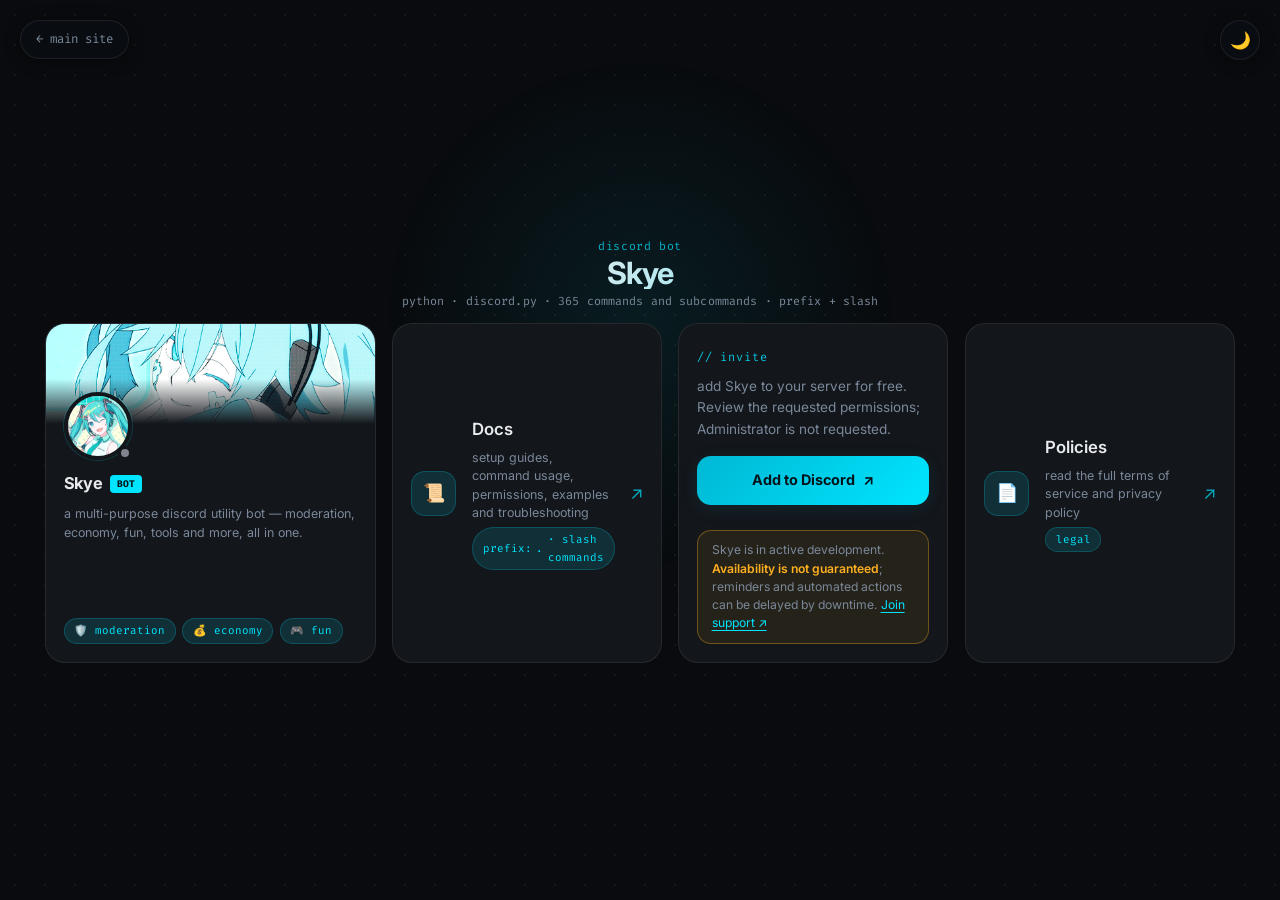
<file: index.html>
<!DOCTYPE html>
<html lang="en">
<head>
  <meta charset="UTF-8" />
  <meta name="viewport" content="width=device-width, initial-scale=1.0" />
  <title>Skye — Discord Bot</title>
  <meta name="description" content="Skye Discord bot: 365 commands and subcommands, complete prefix and slash documentation, setup guides, terms and privacy." />
  <link rel="icon" type="image/x-icon" href="assets/favicon.ico" />
  <link rel="preconnect" href="https://fonts.googleapis.com" />
  <link rel="preconnect" href="https://fonts.gstatic.com" crossorigin />
  <link href="https://fonts.googleapis.com/css2?family=Inter:wght@300;400;500;600;700&family=Fira+Code:wght@400;500&display=swap" rel="stylesheet" />
  <link rel="stylesheet" href="style.css?v=6" />
  <script>
    (function () {
      try {
        var saved = localStorage.getItem('jdkcube-theme');
        if (saved === 'light') document.documentElement.setAttribute('data-theme', 'light');
      } catch (_) { /* Storage can be disabled; the default theme still works. */ }
    })();
  </script>
</head>
<body class="dashboard-body skye-body">

  <div class="dash-bg-grid"></div>
  <div class="dash-glow"></div>

  <main class="dashboard skye-dashboard">

    <a class="skye-back" href="https://judokacube.github.io">← main site</a>

    <header class="dash-hero fade-in">
      <span class="dash-eyebrow">discord bot</span>
      <h1 class="dash-title">Skye</h1>
      <p class="dash-desc">python · discord.py · 365 commands and subcommands · prefix + slash</p>
    </header>

    <div class="skye-tile-grid">

      <!-- COMMAND LIST TILE -->
      <!-- BOT MINI PROFILE TILE -->
      <section class="tile skye-tile-profile" aria-label="Skye bot profile">
        <div class="tile-spotlight" aria-hidden="true"></div>

        <div class="skye-profile-banner"></div>

        <div class="skye-profile-avatar-row">
          <div class="skye-profile-avatar-wrap">
            <div class="skye-profile-avatar">
              <img src="assets/skyepfp.jpeg" alt="Skye avatar" class="skye-profile-avatar-img" />
            </div>
            <span class="skye-profile-status" title="Availability varies — this is not a live status indicator"></span>
          </div>
        </div>

        <div class="skye-profile-body">
          <div class="skye-profile-names">
            <span class="skye-profile-name">Skye</span>
            <span class="skye-profile-tag">BOT</span>
          </div>
          <p class="skye-profile-bio">a multi-purpose discord utility bot — moderation, economy, fun, tools and more, all in one.</p>
          <div class="skye-profile-chips">
            <span class="skye-profile-chip">🛡️ moderation</span>
            <span class="skye-profile-chip">💰 economy</span>
            <span class="skye-profile-chip">🎮 fun</span>
          </div>
        </div>
      </section>

      <!-- COMMAND LIST TILE -->
      <a class="tile skye-tile-commands" href="docs.html">
        <div class="tile-spotlight" aria-hidden="true"></div>
        <div class="skye-commands-icon">📜</div>
        <div class="skye-commands-text">
          <h3 class="skye-commands-title">Docs</h3>
          <p class="skye-commands-desc">setup guides, command usage, permissions, examples and troubleshooting</p>
          <span class="skye-commands-badge">prefix: <code>.</code> · slash commands</span>
        </div>
        <span class="tile-launch-arrow skye-commands-arrow">↗</span>
      </a>

      <!-- INVITE TILE -->
      <section class="tile skye-tile-invite" aria-label="Invite Skye to your server">
        <div class="tile-spotlight" aria-hidden="true"></div>

        <div class="tile-head">
          <span class="tile-label">// invite</span>
        </div>

        <p class="skye-invite-text">add Skye to your server for free. Review the requested permissions; Administrator is not requested.</p>

        <a
          class="skye-invite-btn"
          href="https://discord.com/oauth2/authorize?client_id=1513500353658617926&permissions=1099867221206&integration_type=0&scope=bot+applications.commands"
          target="_blank"
          rel="noopener noreferrer"
        >
          <span>Add to Discord</span>
          <span class="skye-invite-btn-arrow">↗</span>
        </a>

        <div class="skye-disclaimer">
          Skye is in active development. <b>Availability is not guaranteed</b>; reminders and automated actions can be delayed by downtime. <a href="https://discord.gg/R38JMtnBVx" target="_blank" rel="noopener noreferrer">Join support ↗</a>
        </div>
      </section>

      <!-- TERMS & PRIVACY TILE -->
      <a class="tile skye-tile-terms" href="policies.html">
        <div class="tile-spotlight" aria-hidden="true"></div>
        <div class="skye-commands-icon">📄</div>
        <div class="skye-commands-text">
          <h3 class="skye-commands-title">Policies</h3>
          <p class="skye-commands-desc">read the full terms of service and privacy policy</p>
          <span class="skye-commands-badge">legal</span>
        </div>
        <span class="tile-launch-arrow skye-commands-arrow">↗</span>
      </a>

    </div>
  </main>

  <!-- ░░ THEME TOGGLE ░░ -->
  <button class="theme-toggle" id="themeToggle" aria-label="Toggle light / dark mode">
    <span class="theme-icon theme-icon-moon">🌙</span>
    <span class="theme-icon theme-icon-sun">☀️</span>
  </button>

  <script src="script.js?v=6"></script>
</body>
</html>
</file>
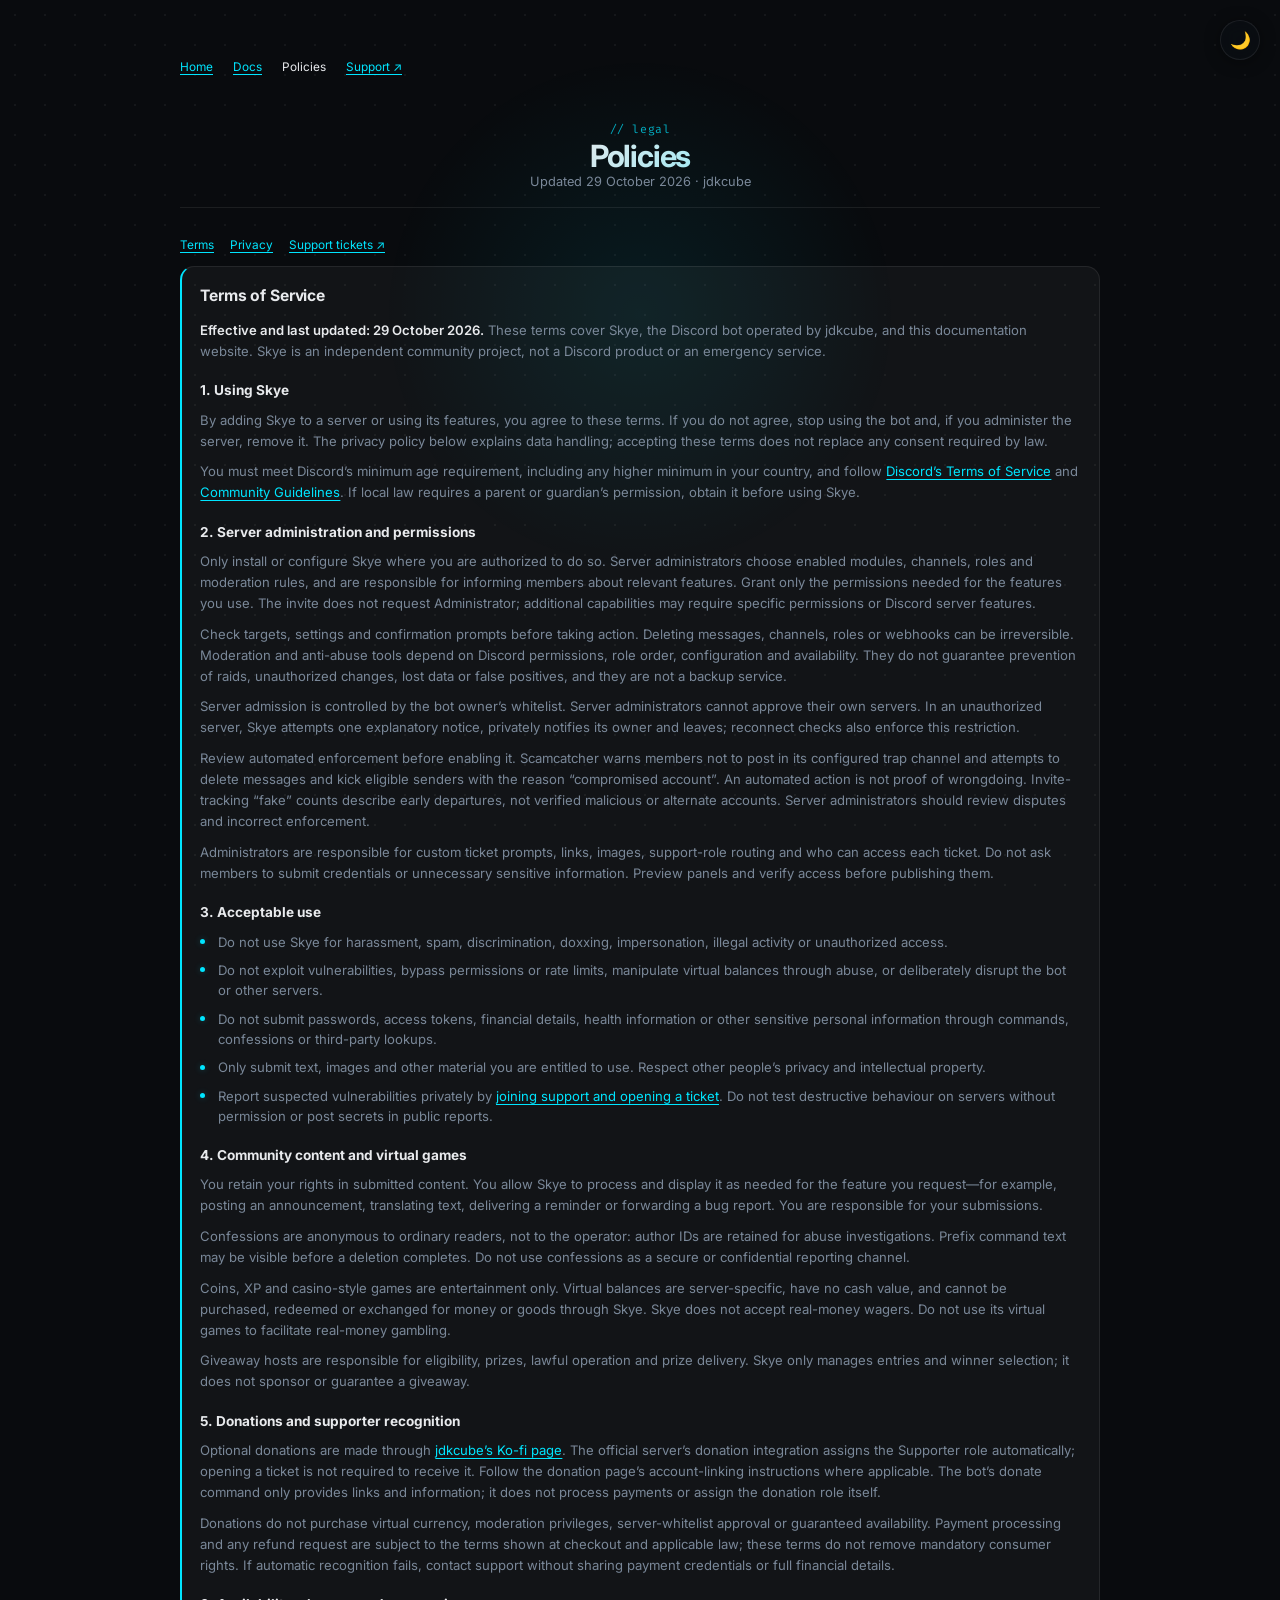
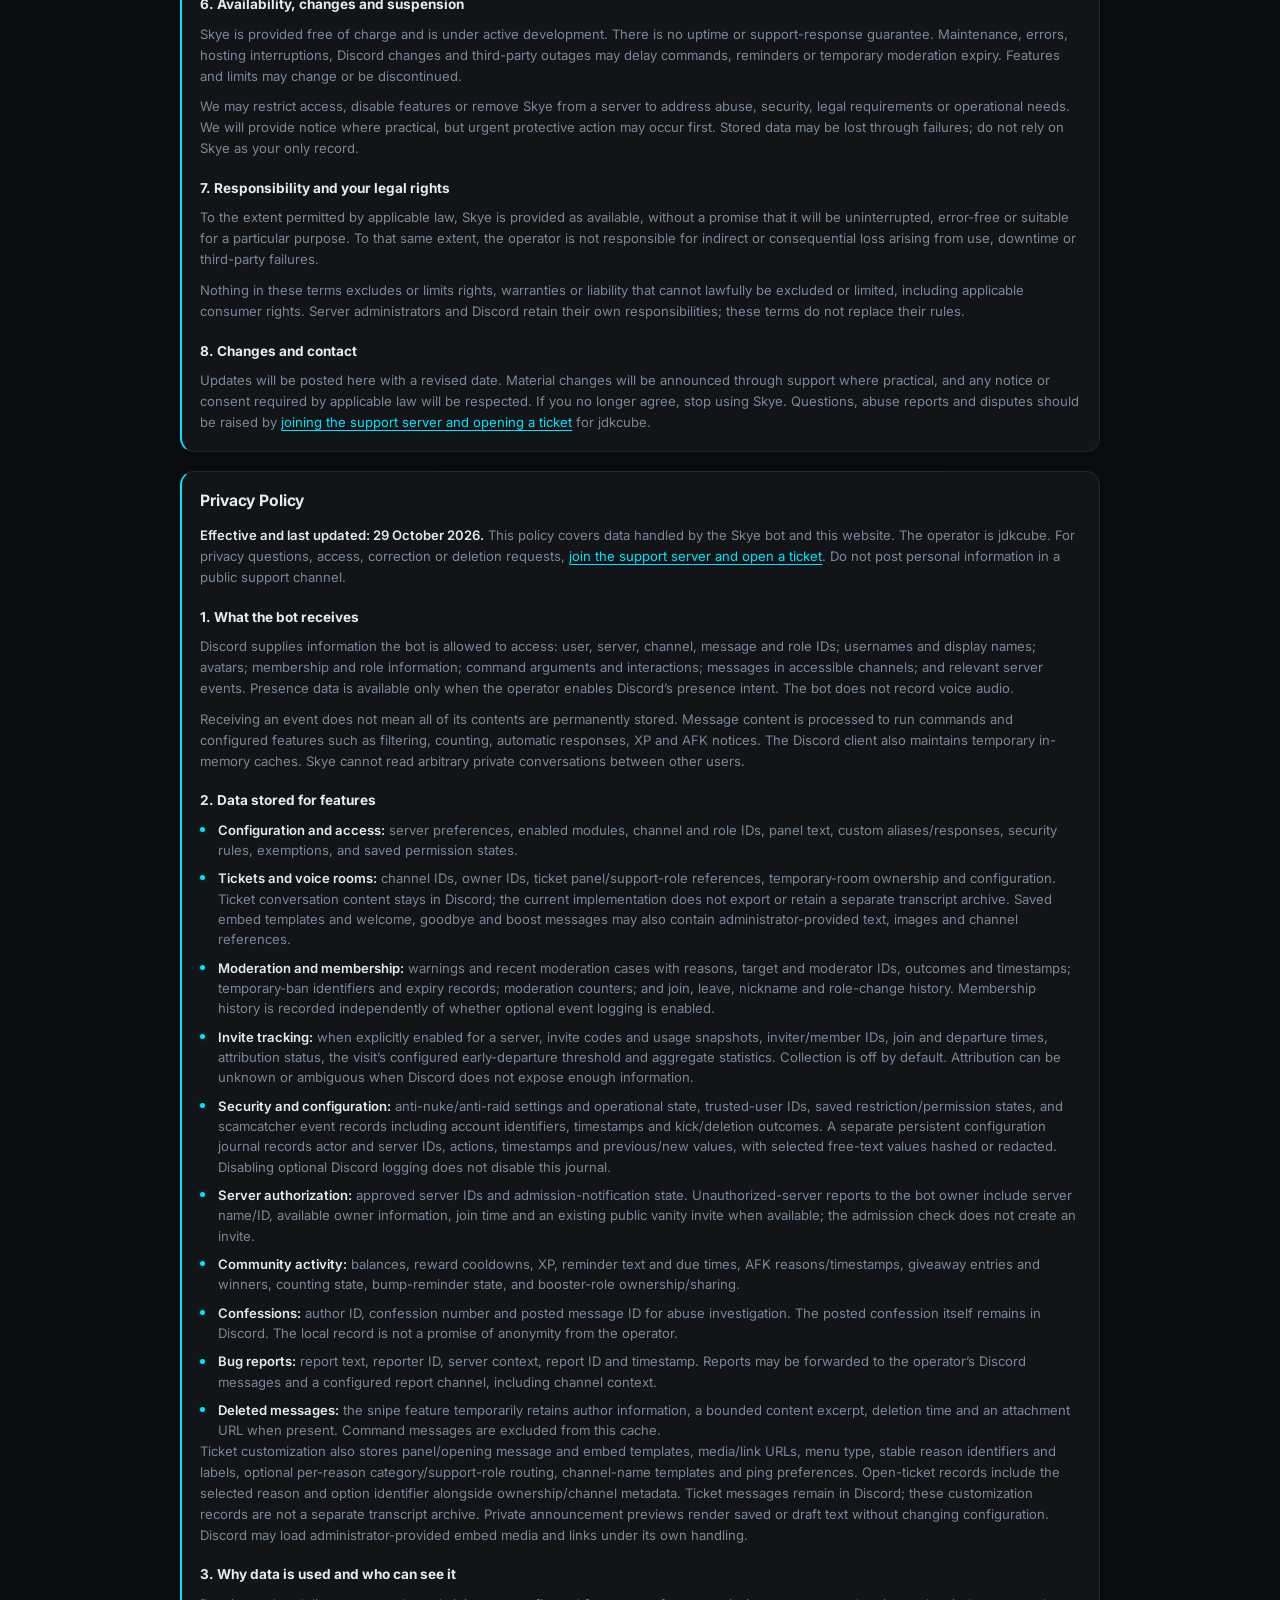
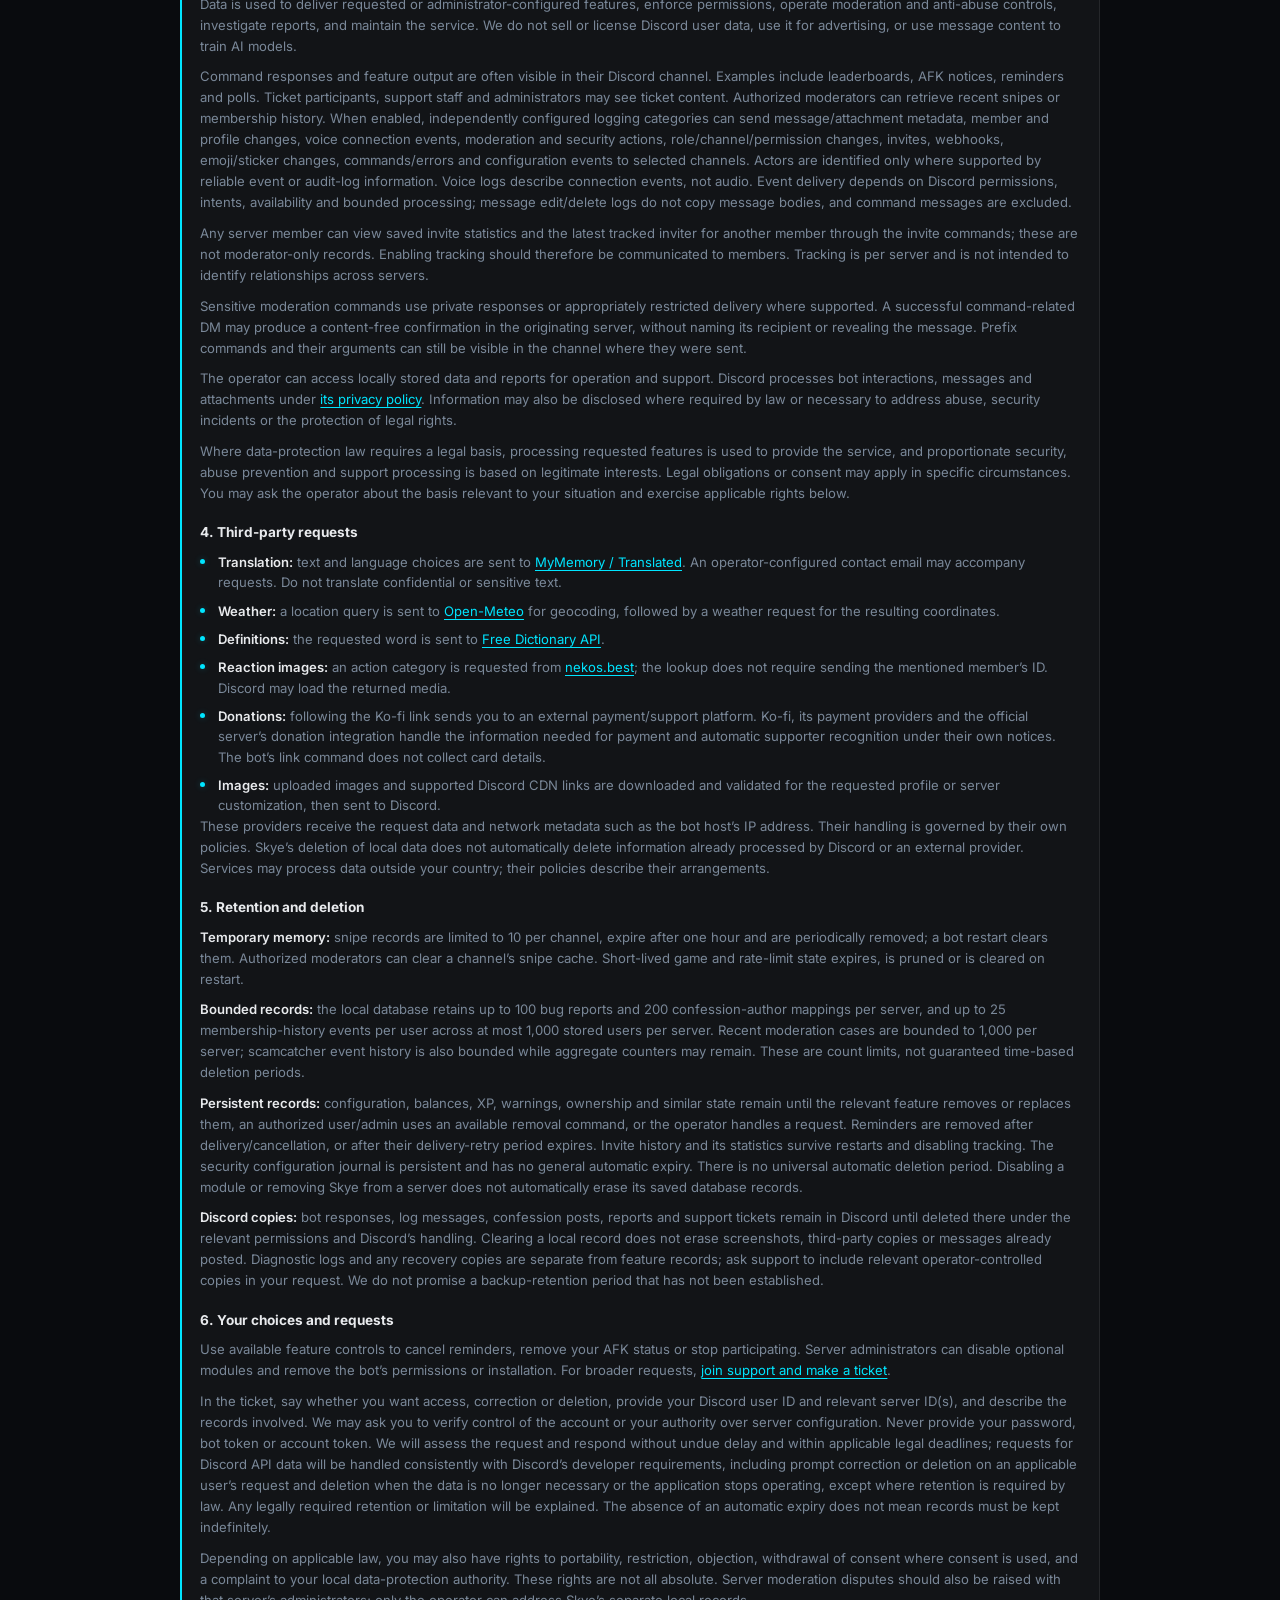
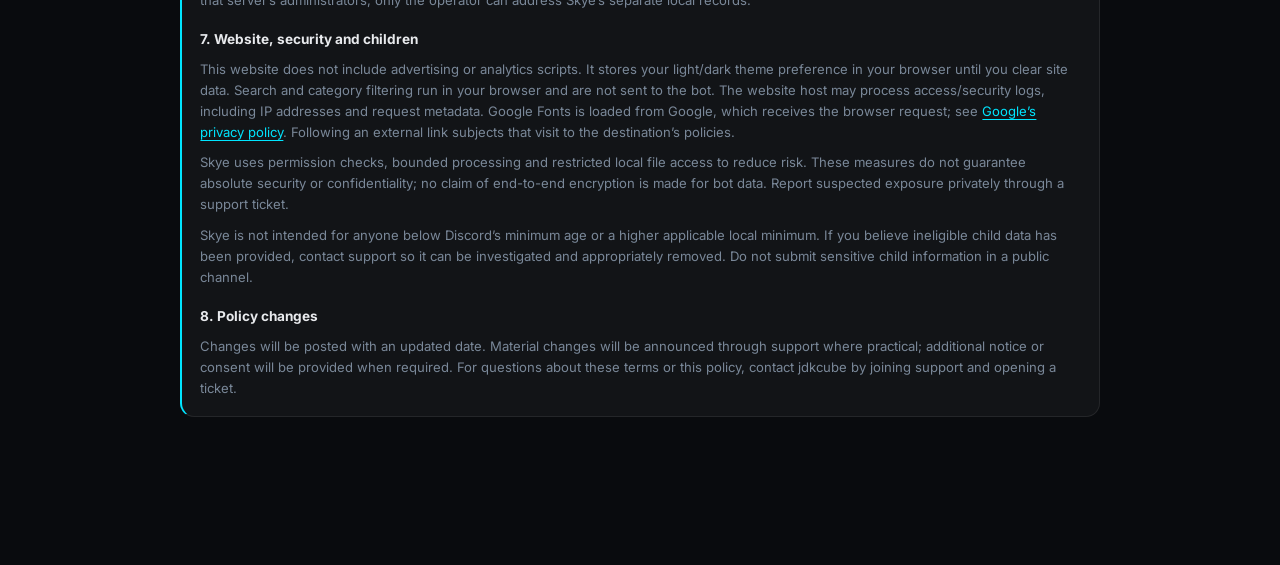
<file: policies.html>
<!DOCTYPE html>
<html lang="en" class="skye-document-root">
<head>
  <meta charset="UTF-8" />
  <meta name="viewport" content="width=device-width, initial-scale=1.0" />
  <title>Policies — Skye</title>
  <meta name="description" content="The full Skye terms of service and privacy policy, including data handling and support requests." />
  <link rel="icon" type="image/x-icon" href="assets/favicon.ico" />
  <link rel="preconnect" href="https://fonts.googleapis.com" />
  <link rel="preconnect" href="https://fonts.gstatic.com" crossorigin />
  <link href="https://fonts.googleapis.com/css2?family=Inter:wght@300;400;500;600;700&family=Fira+Code:wght@400;500&display=swap" rel="stylesheet" />
  <link rel="stylesheet" href="style.css?v=6" />
  <script>
    (function () {
      try {
        var saved = localStorage.getItem('jdkcube-theme');
        if (saved === 'light') document.documentElement.setAttribute('data-theme', 'light');
      } catch (_) { /* Storage can be disabled; the default theme still works. */ }
    })();
  </script>
</head>
<body class="dashboard-body skye-body skye-document-page">
  <div class="dash-bg-grid" aria-hidden="true"></div><div class="dash-glow" aria-hidden="true"></div>
  <main class="skye-document">
    <nav class="docs-nav page-navigation" aria-label="Site navigation"><a href="index.html">Home</a><a href="docs.html">Docs</a><a href="policies.html" aria-current="page">Policies</a><a href="https://discord.gg/R38JMtnBVx" target="_blank" rel="noopener noreferrer">Support ↗</a></nav>
    <header class="dash-hero"><span class="dash-eyebrow">// legal</span><h1 class="dash-title">Policies</h1><p class="book-modal-sub">Updated 29 October 2026 · jdkcube</p></header>
    <nav class="docs-nav" aria-label="Policy sections"><a href="#termsContent">Terms</a><a href="#privacyContent">Privacy</a><a href="https://discord.gg/R38JMtnBVx" target="_blank" rel="noopener noreferrer">Support tickets ↗</a></nav>
<section class="skye-legal-section" id="termsContent" tabindex="-1">
  <h3>Terms of Service</h3>
  <p><b>Effective and last updated: 29 October 2026.</b> These terms cover Skye, the Discord bot operated by jdkcube, and this documentation website. Skye is an independent community project, not a Discord product or an emergency service.</p>
  <h4>1. Using Skye</h4>
  <p>By adding Skye to a server or using its features, you agree to these terms. If you do not agree, stop using the bot and, if you administer the server, remove it. The privacy policy below explains data handling; accepting these terms does not replace any consent required by law.</p>
  <p>You must meet Discord’s minimum age requirement, including any higher minimum in your country, and follow <a href="https://discord.com/terms" target="_blank" rel="noopener noreferrer">Discord’s Terms of Service</a> and <a href="https://discord.com/guidelines" target="_blank" rel="noopener noreferrer">Community Guidelines</a>. If local law requires a parent or guardian’s permission, obtain it before using Skye.</p>
  <h4>2. Server administration and permissions</h4>
  <p>Only install or configure Skye where you are authorized to do so. Server administrators choose enabled modules, channels, roles and moderation rules, and are responsible for informing members about relevant features. Grant only the permissions needed for the features you use. The invite does not request Administrator; additional capabilities may require specific permissions or Discord server features.</p>
  <p>Check targets, settings and confirmation prompts before taking action. Deleting messages, channels, roles or webhooks can be irreversible. Moderation and anti-abuse tools depend on Discord permissions, role order, configuration and availability. They do not guarantee prevention of raids, unauthorized changes, lost data or false positives, and they are not a backup service.</p>
  <p>Server admission is controlled by the bot owner’s whitelist. Server administrators cannot approve their own servers. In an unauthorized server, Skye attempts one explanatory notice, privately notifies its owner and leaves; reconnect checks also enforce this restriction.</p>
  <p>Review automated enforcement before enabling it. Scamcatcher warns members not to post in its configured trap channel and attempts to delete messages and kick eligible senders with the reason “compromised account”. An automated action is not proof of wrongdoing. Invite-tracking “fake” counts describe early departures, not verified malicious or alternate accounts. Server administrators should review disputes and incorrect enforcement.</p>
  <p>Administrators are responsible for custom ticket prompts, links, images, support-role routing and who can access each ticket. Do not ask members to submit credentials or unnecessary sensitive information. Preview panels and verify access before publishing them.</p>
  <h4>3. Acceptable use</h4>
  <ul>
    <li>Do not use Skye for harassment, spam, discrimination, doxxing, impersonation, illegal activity or unauthorized access.</li>
    <li>Do not exploit vulnerabilities, bypass permissions or rate limits, manipulate virtual balances through abuse, or deliberately disrupt the bot or other servers.</li>
    <li>Do not submit passwords, access tokens, financial details, health information or other sensitive personal information through commands, confessions or third-party lookups.</li>
    <li>Only submit text, images and other material you are entitled to use. Respect other people’s privacy and intellectual property.</li>
    <li>Report suspected vulnerabilities privately by <a href="https://discord.gg/R38JMtnBVx" target="_blank" rel="noopener noreferrer">joining support and opening a ticket</a>. Do not test destructive behaviour on servers without permission or post secrets in public reports.</li>
  </ul>
  <h4>4. Community content and virtual games</h4>
  <p>You retain your rights in submitted content. You allow Skye to process and display it as needed for the feature you request—for example, posting an announcement, translating text, delivering a reminder or forwarding a bug report. You are responsible for your submissions.</p>
  <p>Confessions are anonymous to ordinary readers, not to the operator: author IDs are retained for abuse investigations. Prefix command text may be visible before a deletion completes. Do not use confessions as a secure or confidential reporting channel.</p>
  <p>Coins, XP and casino-style games are entertainment only. Virtual balances are server-specific, have no cash value, and cannot be purchased, redeemed or exchanged for money or goods through Skye. Skye does not accept real-money wagers. Do not use its virtual games to facilitate real-money gambling.</p>
  <p>Giveaway hosts are responsible for eligibility, prizes, lawful operation and prize delivery. Skye only manages entries and winner selection; it does not sponsor or guarantee a giveaway.</p>
  <h4>5. Donations and supporter recognition</h4>
  <p>Optional donations are made through <a href="https://ko-fi.com/jdkcube" target="_blank" rel="noopener noreferrer">jdkcube’s Ko-fi page</a>. The official server’s donation integration assigns the Supporter role automatically; opening a ticket is not required to receive it. Follow the donation page’s account-linking instructions where applicable. The bot’s donate command only provides links and information; it does not process payments or assign the donation role itself.</p>
  <p>Donations do not purchase virtual currency, moderation privileges, server-whitelist approval or guaranteed availability. Payment processing and any refund request are subject to the terms shown at checkout and applicable law; these terms do not remove mandatory consumer rights. If automatic recognition fails, contact support without sharing payment credentials or full financial details.</p>
  <h4>6. Availability, changes and suspension</h4>
  <p>Skye is provided free of charge and is under active development. There is no uptime or support-response guarantee. Maintenance, errors, hosting interruptions, Discord changes and third-party outages may delay commands, reminders or temporary moderation expiry. Features and limits may change or be discontinued.</p>
  <p>We may restrict access, disable features or remove Skye from a server to address abuse, security, legal requirements or operational needs. We will provide notice where practical, but urgent protective action may occur first. Stored data may be lost through failures; do not rely on Skye as your only record.</p>
  <h4>7. Responsibility and your legal rights</h4>
  <p>To the extent permitted by applicable law, Skye is provided as available, without a promise that it will be uninterrupted, error-free or suitable for a particular purpose. To that same extent, the operator is not responsible for indirect or consequential loss arising from use, downtime or third-party failures.</p>
  <p>Nothing in these terms excludes or limits rights, warranties or liability that cannot lawfully be excluded or limited, including applicable consumer rights. Server administrators and Discord retain their own responsibilities; these terms do not replace their rules.</p>
  <h4>8. Changes and contact</h4>
  <p>Updates will be posted here with a revised date. Material changes will be announced through support where practical, and any notice or consent required by applicable law will be respected. If you no longer agree, stop using Skye. Questions, abuse reports and disputes should be raised by <a href="https://discord.gg/R38JMtnBVx" target="_blank" rel="noopener noreferrer">joining the support server and opening a ticket</a> for jdkcube.</p>
</section>
<section class="skye-legal-section" id="privacyContent" tabindex="-1">
  <h3>Privacy Policy</h3>
  <p><b>Effective and last updated: 29 October 2026.</b> This policy covers data handled by the Skye bot and this website. The operator is jdkcube. For privacy questions, access, correction or deletion requests, <a href="https://discord.gg/R38JMtnBVx" target="_blank" rel="noopener noreferrer">join the support server and open a ticket</a>. Do not post personal information in a public support channel.</p>
  <h4>1. What the bot receives</h4>
  <p>Discord supplies information the bot is allowed to access: user, server, channel, message and role IDs; usernames and display names; avatars; membership and role information; command arguments and interactions; messages in accessible channels; and relevant server events. Presence data is available only when the operator enables Discord’s presence intent. The bot does not record voice audio.</p>
  <p>Receiving an event does not mean all of its contents are permanently stored. Message content is processed to run commands and configured features such as filtering, counting, automatic responses, XP and AFK notices. The Discord client also maintains temporary in-memory caches. Skye cannot read arbitrary private conversations between other users.</p>
  <h4>2. Data stored for features</h4>
  <ul>
    <li><b>Configuration and access:</b> server preferences, enabled modules, channel and role IDs, panel text, custom aliases/responses, security rules, exemptions, and saved permission states.</li>
    <li><b>Tickets and voice rooms:</b> channel IDs, owner IDs, ticket panel/support-role references, temporary-room ownership and configuration. Ticket conversation content stays in Discord; the current implementation does not export or retain a separate transcript archive. Saved embed templates and welcome, goodbye and boost messages may also contain administrator-provided text, images and channel references.</li>
    <li><b>Moderation and membership:</b> warnings and recent moderation cases with reasons, target and moderator IDs, outcomes and timestamps; temporary-ban identifiers and expiry records; moderation counters; and join, leave, nickname and role-change history. Membership history is recorded independently of whether optional event logging is enabled.</li>
    <li><b>Invite tracking:</b> when explicitly enabled for a server, invite codes and usage snapshots, inviter/member IDs, join and departure times, attribution status, the visit’s configured early-departure threshold and aggregate statistics. Collection is off by default. Attribution can be unknown or ambiguous when Discord does not expose enough information.</li>
    <li><b>Security and configuration:</b> anti-nuke/anti-raid settings and operational state, trusted-user IDs, saved restriction/permission states, and scamcatcher event records including account identifiers, timestamps and kick/deletion outcomes. A separate persistent configuration journal records actor and server IDs, actions, timestamps and previous/new values, with selected free-text values hashed or redacted. Disabling optional Discord logging does not disable this journal.</li>
    <li><b>Server authorization:</b> approved server IDs and admission-notification state. Unauthorized-server reports to the bot owner include server name/ID, available owner information, join time and an existing public vanity invite when available; the admission check does not create an invite.</li>
    <li><b>Community activity:</b> balances, reward cooldowns, XP, reminder text and due times, AFK reasons/timestamps, giveaway entries and winners, counting state, bump-reminder state, and booster-role ownership/sharing.</li>
    <li><b>Confessions:</b> author ID, confession number and posted message ID for abuse investigation. The posted confession itself remains in Discord. The local record is not a promise of anonymity from the operator.</li>
    <li><b>Bug reports:</b> report text, reporter ID, server context, report ID and timestamp. Reports may be forwarded to the operator’s Discord messages and a configured report channel, including channel context.</li>
    <li><b>Deleted messages:</b> the snipe feature temporarily retains author information, a bounded content excerpt, deletion time and an attachment URL when present. Command messages are excluded from this cache.</li>
  </ul>
  <p>Ticket customization also stores panel/opening message and embed templates, media/link URLs, menu type, stable reason identifiers and labels, optional per-reason category/support-role routing, channel-name templates and ping preferences. Open-ticket records include the selected reason and option identifier alongside ownership/channel metadata. Ticket messages remain in Discord; these customization records are not a separate transcript archive. Private announcement previews render saved or draft text without changing configuration. Discord may load administrator-provided embed media and links under its own handling.</p>
  <h4>3. Why data is used and who can see it</h4>
  <p>Data is used to deliver requested or administrator-configured features, enforce permissions, operate moderation and anti-abuse controls, investigate reports, and maintain the service. We do not sell or license Discord user data, use it for advertising, or use message content to train AI models.</p>
  <p>Command responses and feature output are often visible in their Discord channel. Examples include leaderboards, AFK notices, reminders and polls. Ticket participants, support staff and administrators may see ticket content. Authorized moderators can retrieve recent snipes or membership history. When enabled, independently configured logging categories can send message/attachment metadata, member and profile changes, voice connection events, moderation and security actions, role/channel/permission changes, invites, webhooks, emoji/sticker changes, commands/errors and configuration events to selected channels. Actors are identified only where supported by reliable event or audit-log information. Voice logs describe connection events, not audio. Event delivery depends on Discord permissions, intents, availability and bounded processing; message edit/delete logs do not copy message bodies, and command messages are excluded.</p>
  <p>Any server member can view saved invite statistics and the latest tracked inviter for another member through the invite commands; these are not moderator-only records. Enabling tracking should therefore be communicated to members. Tracking is per server and is not intended to identify relationships across servers.</p>
  <p>Sensitive moderation commands use private responses or appropriately restricted delivery where supported. A successful command-related DM may produce a content-free confirmation in the originating server, without naming its recipient or revealing the message. Prefix commands and their arguments can still be visible in the channel where they were sent.</p>
  <p>The operator can access locally stored data and reports for operation and support. Discord processes bot interactions, messages and attachments under <a href="https://discord.com/privacy" target="_blank" rel="noopener noreferrer">its privacy policy</a>. Information may also be disclosed where required by law or necessary to address abuse, security incidents or the protection of legal rights.</p>
  <p>Where data-protection law requires a legal basis, processing requested features is used to provide the service, and proportionate security, abuse prevention and support processing is based on legitimate interests. Legal obligations or consent may apply in specific circumstances. You may ask the operator about the basis relevant to your situation and exercise applicable rights below.</p>
  <h4>4. Third-party requests</h4>
  <ul>
    <li><b>Translation:</b> text and language choices are sent to <a href="https://mymemory.translated.net/doc/usagelimits.php" target="_blank" rel="noopener noreferrer">MyMemory / Translated</a>. An operator-configured contact email may accompany requests. Do not translate confidential or sensitive text.</li>
    <li><b>Weather:</b> a location query is sent to <a href="https://open-meteo.com/en/terms" target="_blank" rel="noopener noreferrer">Open-Meteo</a> for geocoding, followed by a weather request for the resulting coordinates.</li>
    <li><b>Definitions:</b> the requested word is sent to <a href="https://dictionaryapi.dev/" target="_blank" rel="noopener noreferrer">Free Dictionary API</a>.</li>
    <li><b>Reaction images:</b> an action category is requested from <a href="https://nekos.best/" target="_blank" rel="noopener noreferrer">nekos.best</a>; the lookup does not require sending the mentioned member’s ID. Discord may load the returned media.</li>
    <li><b>Donations:</b> following the Ko-fi link sends you to an external payment/support platform. Ko-fi, its payment providers and the official server’s donation integration handle the information needed for payment and automatic supporter recognition under their own notices. The bot’s link command does not collect card details.</li>
    <li><b>Images:</b> uploaded images and supported Discord CDN links are downloaded and validated for the requested profile or server customization, then sent to Discord.</li>
  </ul>
  <p>These providers receive the request data and network metadata such as the bot host’s IP address. Their handling is governed by their own policies. Skye’s deletion of local data does not automatically delete information already processed by Discord or an external provider. Services may process data outside your country; their policies describe their arrangements.</p>
  <h4>5. Retention and deletion</h4>
  <p><b>Temporary memory:</b> snipe records are limited to 10 per channel, expire after one hour and are periodically removed; a bot restart clears them. Authorized moderators can clear a channel’s snipe cache. Short-lived game and rate-limit state expires, is pruned or is cleared on restart.</p>
  <p><b>Bounded records:</b> the local database retains up to 100 bug reports and 200 confession-author mappings per server, and up to 25 membership-history events per user across at most 1,000 stored users per server. Recent moderation cases are bounded to 1,000 per server; scamcatcher event history is also bounded while aggregate counters may remain. These are count limits, not guaranteed time-based deletion periods.</p>
  <p><b>Persistent records:</b> configuration, balances, XP, warnings, ownership and similar state remain until the relevant feature removes or replaces them, an authorized user/admin uses an available removal command, or the operator handles a request. Reminders are removed after delivery/cancellation, or after their delivery-retry period expires. Invite history and its statistics survive restarts and disabling tracking. The security configuration journal is persistent and has no general automatic expiry. There is no universal automatic deletion period. Disabling a module or removing Skye from a server does not automatically erase its saved database records.</p>
  <p><b>Discord copies:</b> bot responses, log messages, confession posts, reports and support tickets remain in Discord until deleted there under the relevant permissions and Discord’s handling. Clearing a local record does not erase screenshots, third-party copies or messages already posted. Diagnostic logs and any recovery copies are separate from feature records; ask support to include relevant operator-controlled copies in your request. We do not promise a backup-retention period that has not been established.</p>
  <h4>6. Your choices and requests</h4>
  <p>Use available feature controls to cancel reminders, remove your AFK status or stop participating. Server administrators can disable optional modules and remove the bot’s permissions or installation. For broader requests, <a href="https://discord.gg/R38JMtnBVx" target="_blank" rel="noopener noreferrer">join support and make a ticket</a>.</p>
  <p>In the ticket, say whether you want access, correction or deletion, provide your Discord user ID and relevant server ID(s), and describe the records involved. We may ask you to verify control of the account or your authority over server configuration. Never provide your password, bot token or account token. We will assess the request and respond without undue delay and within applicable legal deadlines; requests for Discord API data will be handled consistently with Discord’s developer requirements, including prompt correction or deletion on an applicable user’s request and deletion when the data is no longer necessary or the application stops operating, except where retention is required by law. Any legally required retention or limitation will be explained. The absence of an automatic expiry does not mean records must be kept indefinitely.</p>
  <p>Depending on applicable law, you may also have rights to portability, restriction, objection, withdrawal of consent where consent is used, and a complaint to your local data-protection authority. These rights are not all absolute. Server moderation disputes should also be raised with that server’s administrators; only the operator can address Skye’s separate local records.</p>
  <h4>7. Website, security and children</h4>
  <p>This website does not include advertising or analytics scripts. It stores your light/dark theme preference in your browser until you clear site data. Search and category filtering run in your browser and are not sent to the bot. The website host may process access/security logs, including IP addresses and request metadata. Google Fonts is loaded from Google, which receives the browser request; see <a href="https://policies.google.com/privacy" target="_blank" rel="noopener noreferrer">Google’s privacy policy</a>. Following an external link subjects that visit to the destination’s policies.</p>
  <p>Skye uses permission checks, bounded processing and restricted local file access to reduce risk. These measures do not guarantee absolute security or confidentiality; no claim of end-to-end encryption is made for bot data. Report suspected exposure privately through a support ticket.</p>
  <p>Skye is not intended for anyone below Discord’s minimum age or a higher applicable local minimum. If you believe ineligible child data has been provided, contact support so it can be investigated and appropriately removed. Do not submit sensitive child information in a public channel.</p>
  <h4>8. Policy changes</h4>
  <p>Changes will be posted with an updated date. Material changes will be announced through support where practical; additional notice or consent will be provided when required. For questions about these terms or this policy, contact jdkcube by joining support and opening a ticket.</p>
</section>

  </main>
  <button class="theme-toggle" id="themeToggle" aria-label="Toggle light / dark mode"><span class="theme-icon theme-icon-moon">🌙</span><span class="theme-icon theme-icon-sun">☀️</span></button>
  <script src="script.js?v=6"></script>
</body></html>
</file>
<file: style.css>
/* ============================================
   JDKCube — style.css
   Dark mode · Cyan accent · Glassmorphism
   ============================================ */

/* ── Reset & base ── */
*, *::before, *::after {
  box-sizing: border-box;
  margin: 0;
  padding: 0;
}

::selection {
  background: var(--cyan-muted);
  color: var(--text);
}

:focus-visible {
  outline: 2px solid var(--cyan);
  outline-offset: 2px;
  border-radius: 4px;
}

:root {
  --cyan:        #00e5ff;
  --cyan-dim:    #00b8d4;
  --cyan-muted:  rgba(0, 229, 255, 0.12);
  --cyan-glow:   rgba(0, 229, 255, 0.25);
  --cyan-glow2:  rgba(0, 229, 255, 0.08);

  --bg:          #090b0e;
  --bg-card:     rgba(255,255,255,0.04);
  --bg-card-hov: rgba(255,255,255,0.07);
  --bg-card-solid:     #13161b;
  --bg-card-solid-hov: #181c22;
  --bg-glass:    rgba(10, 14, 20, 0.72);

  --text:        #e8eaed;
  --text-muted:  #7a8899;
  --text-dim:    #4a5568;
  --border:      rgba(255,255,255,0.08);
  --border-cyan: rgba(0, 229, 255, 0.20);

  --radius-sm:   8px;
  --radius:      14px;
  --radius-lg:   20px;
  --radius-xl:   28px;

  --font-main:  'Inter', system-ui, -apple-system, sans-serif;
  --font-mono:  'Fira Code', 'Courier New', monospace;

  --transition: 0.22s cubic-bezier(0.4, 0, 0.2, 1);
}

/* ── Light theme override ── */
:root[data-theme="light"] {
  --cyan:        #00b8d4;
  --cyan-dim:    #0097a7;
  --cyan-muted:  rgba(0, 184, 212, 0.10);
  --cyan-glow:   rgba(0, 184, 212, 0.20);
  --cyan-glow2:  rgba(0, 184, 212, 0.08);

  --bg:          #f5f7f9;
  --bg-card:     rgba(0, 0, 0, 0.03);
  --bg-card-hov: rgba(0, 0, 0, 0.055);
  --bg-card-solid:     #ffffff;
  --bg-card-solid-hov: #f5f8fa;
  --bg-glass:    rgba(255, 255, 255, 0.85);

  --text:        #1a1f24;
  --text-muted:  #5c6b7a;
  --text-dim:    #8a96a3;
  --border:      rgba(0, 0, 0, 0.08);
  --border-cyan: rgba(0, 184, 212, 0.28);
  --hero-dot:    rgba(0, 0, 0, 0.045);
}

/* Smooth theme-switch transition */
body,
.dc-card,
.interest-card,
.project-card,
.btn-ghost,
.music-btn,
.music-panel,
.theme-toggle {
  transition:
    background-color 0.35s ease,
    color 0.35s ease,
    border-color 0.35s ease,
    box-shadow 0.35s ease;
}



body {
  font-family: var(--font-main);
  background: var(--bg);
  color: var(--text);
  line-height: 1.65;
  -webkit-font-smoothing: antialiased;
  overflow-x: hidden;
  transition: background-color 0.35s ease, color 0.35s ease;
}

a { color: inherit; text-decoration: none; }
img { display: block; max-width: 100%; }
button { cursor: pointer; font-family: inherit; }

:focus-visible {
  outline: 2px solid var(--cyan);
  outline-offset: 2px;
  border-radius: 4px;
}

/* ── Container ── */
.container {
  width: 100%;
  max-width: 860px;
  margin-inline: auto;
  padding-inline: clamp(1.25rem, 5vw, 2.5rem);
}

/* ── Section shared ── */
.section {
  padding-block: clamp(5rem, 10vw, 8rem);
}

.section-label {
  font-family: var(--font-mono);
  font-size: 0.78rem;
  color: var(--cyan);
  letter-spacing: 0.08em;
  margin-bottom: 0.75rem;
  opacity: 0.8;
}

.section-title {
  font-size: clamp(1.8rem, 4vw, 2.6rem);
  font-weight: 700;
  letter-spacing: -0.03em;
  line-height: 1.15;
  margin-bottom: 1.5rem;
  color: var(--text);
}

/* ── Fade-in animation ── */
.fade-in {
  animation: fadeUp 0.75s cubic-bezier(0.22, 1, 0.36, 1) both;
}

@keyframes fadeUp {
  from { opacity: 0; transform: translateY(22px); }
  to   { opacity: 1; transform: translateY(0); }
}

.reveal {
  opacity: 0;
  transform: translateY(18px);
  transition: opacity 0.6s ease, transform 0.6s ease;
}
.reveal.visible {
  opacity: 1;
  transform: translateY(0);
}

/* ── Scroll-hint arrow ── */
.scroll-hint {
  position: absolute;
  bottom: 2rem;
  left: 50%;
  transform: translateX(-50%);
  display: flex;
  flex-direction: column;
  align-items: center;
  gap: 4px;
  opacity: 0.35;
  animation: bounce 2.2s ease-in-out infinite;
}
.scroll-hint span {
  display: block;
  width: 1.5px;
  height: 40px;
  background: linear-gradient(to bottom, var(--cyan), transparent);
}
@keyframes bounce {
  0%, 100% { transform: translateX(-50%) translateY(0); }
  50%       { transform: translateX(-50%) translateY(7px); }
}

/* ============================================
   TERMINAL
   ============================================ */

.term-wrapper {
  margin-top: 1rem;
}

.term-window {
  background: var(--bg-glass);
  backdrop-filter: blur(16px);
  -webkit-backdrop-filter: blur(16px);
  border: 1px solid var(--border-cyan);
  border-radius: var(--radius-lg);
  overflow: hidden;
  max-width: 100%;
  box-shadow: 0 12px 48px rgba(0,0,0,0.45), 0 0 24px var(--cyan-glow2);
}

/* Titlebar */
.term-titlebar {
  display: flex;
  align-items: center;
  gap: 0.6rem;
  padding: 0.7rem 1rem;
  background: rgba(255,255,255,0.03);
  border-bottom: 1px solid var(--border);
}

.term-dots {
  display: flex;
  gap: 6px;
}
.term-dot {
  width: 11px;
  height: 11px;
  border-radius: 50%;
  opacity: 0.85;
}
.term-dot.red    { background: #ff5f57; }
.term-dot.yellow { background: #febc2e; }
.term-dot.green  { background: #28c840; }

.term-title {
  font-family: var(--font-mono);
  font-size: 0.76rem;
  color: var(--text-muted);
  flex: 1;
  text-align: center;
}

.term-status {
  font-family: var(--font-mono);
  font-size: 0.68rem;
  color: var(--text-dim);
  letter-spacing: 0.03em;
}
.term-status.ready {
  color: var(--cyan);
}
.term-status.ready::before {
  content: '●';
  margin-right: 4px;
  font-size: 0.6rem;
  filter: drop-shadow(0 0 4px var(--cyan));
}

/* Body */
.term-body {
  padding: 1.1rem 1.2rem;
  max-height: 420px;
  overflow-y: auto;
  overflow-x: hidden;
  cursor: text;
  position: relative;
}
.term-body::before {
  content: '';
  position: absolute;
  inset: 0;
  pointer-events: none;
  background: repeating-linear-gradient(
    to bottom,
    rgba(255,255,255,0.018) 0px,
    rgba(255,255,255,0.018) 1px,
    transparent 1px,
    transparent 3px
  );
  mix-blend-mode: overlay;
}
.term-body::-webkit-scrollbar { width: 8px; }
.term-body::-webkit-scrollbar-track { background: transparent; }
.term-body::-webkit-scrollbar-thumb {
  background: var(--border-cyan);
  border-radius: 999px;
}

.term-output {
  font-family: var(--font-mono);
  font-size: 0.84rem;
  line-height: 1.6;
  color: var(--text);
  white-space: pre-wrap;
  word-break: break-word;
  margin: 0;
}

.term-line-in {
  color: var(--cyan);
}
.term-line-in::before {
  content: '>>> ';
  opacity: 0.6;
}
.term-line-err {
  color: #ff6b6b;
}
.term-line-out {
  color: var(--text-muted);
}
.term-line-sys {
  color: var(--text-dim);
  font-style: italic;
}

.term-input-row {
  display: flex;
  align-items: center;
  gap: 0.55rem;
  margin-top: 0.35rem;
}

.term-prompt {
  font-family: var(--font-mono);
  font-size: 0.84rem;
  color: var(--cyan);
  opacity: 0.85;
  flex-shrink: 0;
  transition: opacity 0.2s ease, text-shadow 0.2s ease;
}
.term-input-row:focus-within .term-prompt {
  opacity: 1;
  text-shadow: 0 0 8px var(--cyan-glow);
}

.term-input {
  flex: 1;
  min-width: 0;
  background: transparent;
  border: none;
  outline: none;
  font-family: var(--font-mono);
  font-size: 0.84rem;
  color: var(--text);
  caret-color: var(--cyan);
}
.term-input::placeholder {
  color: var(--text-dim);
}
.term-input:disabled {
  opacity: 0.4;
}

.term-hint {
  margin-top: 0.7rem;
  font-size: 0.74rem;
  color: var(--text-dim);
  text-align: center;
}
.term-hint code {
  font-family: var(--font-mono);
  background: var(--bg-card);
  border: 1px solid var(--border);
  padding: 0.05rem 0.4rem;
  border-radius: 5px;
  color: var(--cyan);
}

/* ============================================
   DISCORD SECTION
   ============================================ */

.discord-wrapper {
  display: flex;
  justify-content: center;
  margin-top: 1rem;
}

/* ── Discord card shell ── */
.dc-card {
  width: 100%;
  max-width: 340px;
  background: #18191c;
  border-radius: 10px;
  overflow: hidden;
  box-shadow:
    0 8px 40px rgba(0,0,0,0.6),
    0 0 0 1px rgba(255,255,255,0.06);
  font-family: var(--font-main);
  position: relative;
}

/* Banner */
.dc-banner {
  height: 96px;
  position: relative;
  overflow: hidden;
}
.dc-banner-img {
  width: 100%;
  height: 100%;
  object-fit: cover;
  object-position: center;
  display: block;
}

/* Avatar row */
.dc-avatar-row {
  display: flex;
  justify-content: space-between;
  align-items: flex-end;
  padding: 0 16px;
  margin-top: -42px;
  position: relative;
  z-index: 2;
}

.dc-avatar-wrap {
  position: relative;
  display: inline-block;
}

.dc-avatar {
  width: 80px;
  height: 80px;
  border-radius: 50%;
  border: 6px solid #18191c;
  overflow: hidden;
  box-shadow: 0 0 0 2px rgba(0,229,255,0.15);
  background: #0a2233;
}

.dc-avatar-img {
  width: 100%;
  height: 100%;
  object-fit: cover;
  display: block;
}

/* Status dot */
.dc-status-dot {
  position: absolute;
  bottom: 5px;
  right: 5px;
  width: 16px;
  height: 16px;
  border-radius: 50%;
  border: 3px solid #18191c;
}
.dc-status-dot.dnd {
  background: #ed4245;
  box-shadow: 0 0 6px rgba(237,66,69,0.6);
}
/* DND bar inside dot */
.dc-status-dot.dnd::after {
  content: '';
  position: absolute;
  top: 50%;
  left: 50%;
  transform: translate(-50%,-50%);
  width: 6px;
  height: 2px;
  background: #18191c;
  border-radius: 2px;
}

/* Body */
.dc-body {
  padding: 12px 16px 16px;
}

.dc-names {
  display: flex;
  flex-direction: column;
  gap: 2px;
  margin-bottom: 4px;
}

.dc-display-name {
  font-size: 1.12rem;
  font-weight: 700;
  color: #fff;
  letter-spacing: -0.01em;
}

.dc-username {
  font-size: 0.82rem;
  color: #b5bac1;
}

.dc-pronouns {
  display: inline-block;
  font-size: 0.7rem;
  color: #b5bac1;
  background: rgba(255,255,255,0.06);
  border-radius: 4px;
  padding: 1px 6px;
  margin-bottom: 8px;
  margin-top: 2px;
}

/* Custom status */
.dc-custom-status {
  display: flex;
  align-items: center;
  gap: 6px;
  font-size: 0.78rem;
  color: #b5bac1;
  margin-bottom: 2px;
}
.dc-status-emoji {
  font-size: 0.9rem;
  line-height: 1;
}
.dc-status-text {
  line-height: 1.3;
}

/* Divider */
.dc-divider {
  height: 1px;
  background: rgba(255,255,255,0.07);
  margin-block: 12px;
}

/* About me */
.dc-about-label,
.dc-meta-label {
  font-size: 0.68rem;
  font-weight: 700;
  color: #b5bac1;
  letter-spacing: 0.07em;
  text-transform: uppercase;
  margin-bottom: 6px;
}

.dc-bio {
  display: flex;
  flex-direction: column;
  gap: 4px;
  border-left: 2px solid rgba(0,229,255,0.25);
  padding-left: 10px;
}
.dc-bio p {
  font-size: 0.82rem;
  color: #dbdee1;
  line-height: 1.45;
}

.dc-meta-row {
  margin-bottom: 8px;
}
.dc-meta-value {
  font-size: 0.82rem;
  color: #dbdee1;
}

/* User ID row */
.dc-user-id-row {
  display: flex;
  align-items: center;
  gap: 8px;
  margin-bottom: 14px;
}
.dc-meta-label-inline {
  font-size: 0.68rem;
  font-weight: 700;
  color: #b5bac1;
  letter-spacing: 0.07em;
  text-transform: uppercase;
  white-space: nowrap;
}
.dc-user-id {
  font-family: var(--font-mono);
  font-size: 0.72rem;
  color: #dbdee1;
  word-break: break-all;
}

/* Copy button */
.dc-copy-btn {
  width: 100%;
  padding: 9px;
  border-radius: 6px;
  border: none;
  background: #4e5058;
  color: #fff;
  font-size: 0.85rem;
  font-weight: 500;
  position: relative;
  overflow: hidden;
  transition: background var(--transition), box-shadow var(--transition);
}
.dc-copy-btn:hover {
  background: #5c5e67;
  transform: translateY(-1px);
  box-shadow: 0 4px 14px rgba(0,0,0,0.35);
}
.dc-copy-btn:active {
  transform: translateY(0);
}
.dc-copy-btn.copied {
  background: #23a559;
  box-shadow: 0 0 16px rgba(35,165,89,0.4);
}

.dc-copy-tick {
  position: absolute;
  inset: 0;
  display: flex;
  align-items: center;
  justify-content: center;
  font-size: 0.85rem;
  font-weight: 600;
  color: #fff;
  opacity: 0;
  transform: translateY(6px);
  transition: opacity 0.2s ease, transform 0.2s ease;
  pointer-events: none;
}
.dc-copy-btn.copied .dc-copy-label {
  opacity: 0;
}
.dc-copy-btn.copied .dc-copy-tick {
  opacity: 1;
  transform: translateY(0);
}

/* ============================================
   MUSIC WIDGET
   ============================================ */
.music-widget {
  position: fixed;
  top: 1.25rem;
  left: 1.25rem;
  z-index: 999;
  display: flex;
  flex-direction: column;
  align-items: flex-start;
  gap: 0;
}

/* Toggle button */
.music-btn {
  width: 40px;
  height: 40px;
  border-radius: 50%;
  border: 1px solid var(--border);
  background: var(--bg-glass);
  backdrop-filter: blur(12px);
  -webkit-backdrop-filter: blur(12px);
  display: flex;
  align-items: center;
  justify-content: center;
  color: var(--text-muted);
  font-size: 1rem;
  transition: all var(--transition);
  box-shadow: 0 2px 16px rgba(0,0,0,0.4);
  position: relative;
  z-index: 2;
}
.music-btn:hover,
.music-widget.open .music-btn {
  border-color: var(--border-cyan);
  color: var(--cyan);
  box-shadow: 0 0 14px var(--cyan-glow);
  transform: scale(1.06);
}
.music-btn.playing .music-icon {
  animation: spin-note 3s linear infinite;
}
@keyframes spin-note {
  0%   { transform: rotate(0deg) scale(1); }
  50%  { transform: rotate(180deg) scale(1.15); }
  100% { transform: rotate(360deg) scale(1); }
}

/* Panel */
.music-panel {
  margin-top: 0.5rem;
  background: var(--bg-glass);
  backdrop-filter: blur(16px);
  -webkit-backdrop-filter: blur(16px);
  border: 1px solid var(--border-cyan);
  border-radius: var(--radius);
  padding: 1rem 1.1rem 0.85rem;
  min-width: 200px;
  box-shadow: 0 8px 32px rgba(0,0,0,0.5), 0 0 20px var(--cyan-glow2);

  opacity: 0;
  transform: translateY(-6px) scale(0.97);
  pointer-events: none;
  transition:
    opacity 0.22s ease,
    transform 0.22s ease;
}
.music-widget.open .music-panel {
  opacity: 1;
  transform: translateY(0) scale(1);
  pointer-events: all;
}

/* Controls row (pause button + slider) */
.music-controls-row {
  display: flex;
  align-items: center;
  gap: 0.6rem;
  margin-bottom: 0.75rem;
}

.music-pause-btn {
  flex-shrink: 0;
  width: 26px;
  height: 26px;
  border-radius: 50%;
  border: 1px solid var(--border-cyan);
  background: var(--cyan-muted);
  color: var(--cyan);
  display: flex;
  align-items: center;
  justify-content: center;
  transition: all var(--transition);
}
.music-pause-btn:hover {
  background: var(--cyan-glow);
  box-shadow: 0 0 12px var(--cyan-glow);
  transform: scale(1.08);
}
.music-pause-btn:active {
  transform: scale(0.94);
}
.music-pause-btn .icon-play {
  display: none;
}
.music-pause-btn.paused .icon-pause {
  display: none;
}
.music-pause-btn.paused .icon-play {
  display: block;
}

/* Slider track */
.music-slider {
  -webkit-appearance: none;
  appearance: none;
  width: 100%;
  height: 4px;
  border-radius: 999px;
  background: var(--border);
  outline: none;
  cursor: pointer;
  /* filled portion via JS on --val */
  background: linear-gradient(
    to right,
    var(--cyan) 0%,
    var(--cyan) var(--val, 40%),
    rgba(255,255,255,0.1) var(--val, 40%),
    rgba(255,255,255,0.1) 100%
  );
}
.music-slider::-webkit-slider-thumb {
  -webkit-appearance: none;
  appearance: none;
  width: 14px;
  height: 14px;
  border-radius: 50%;
  background: var(--cyan);
  box-shadow: 0 0 8px var(--cyan-glow);
  cursor: pointer;
  transition: transform var(--transition), box-shadow var(--transition);
}
.music-slider::-webkit-slider-thumb:hover {
  transform: scale(1.25);
  box-shadow: 0 0 14px var(--cyan-glow);
}
.music-slider::-moz-range-thumb {
  width: 14px;
  height: 14px;
  border-radius: 50%;
  border: none;
  background: var(--cyan);
  box-shadow: 0 0 8px var(--cyan-glow);
  cursor: pointer;
}

/* Track label */
.music-label {
  font-size: 0.72rem;
  font-weight: 600;
  color: var(--text);
  line-height: 1.4;
  white-space: nowrap;
}
.music-label span {
  font-weight: 400;
  color: var(--text-muted);
  font-size: 0.68rem;
}

/* ============================================
   THEME TOGGLE
   ============================================ */
.theme-toggle {
  position: fixed;
  top: 1.25rem;
  right: 1.25rem;
  z-index: 999;
  width: 40px;
  height: 40px;
  border-radius: 50%;
  border: 1px solid var(--border);
  background: var(--bg-glass);
  backdrop-filter: blur(12px);
  -webkit-backdrop-filter: blur(12px);
  display: flex;
  align-items: center;
  justify-content: center;
  box-shadow: 0 2px 16px rgba(0,0,0,0.4);
  transition: all var(--transition);
}
.theme-toggle:hover {
  border-color: var(--border-cyan);
  box-shadow: 0 0 14px var(--cyan-glow);
  transform: scale(1.06);
}

.theme-icon {
  position: absolute;
  font-size: 1.05rem;
  line-height: 1;
  transition:
    opacity 0.35s ease,
    transform 0.45s cubic-bezier(0.34, 1.56, 0.64, 1);
}

.theme-icon-moon {
  opacity: 1;
  transform: rotate(0deg) scale(1);
}
.theme-icon-sun {
  opacity: 0;
  transform: rotate(-90deg) scale(0.4);
}

:root[data-theme="light"] .theme-icon-moon {
  opacity: 0;
  transform: rotate(90deg) scale(0.4);
}
:root[data-theme="light"] .theme-icon-sun {
  opacity: 1;
  transform: rotate(0deg) scale(1);
}

/* ============================================
   DASHBOARD LAYOUT (single viewport, no scroll)
   ============================================ */
html, body.dashboard-body {
  height: 100%;
  overflow: hidden;
}

.dash-bg-grid {
  position: fixed;
  inset: 0;
  background-image:
    radial-gradient(circle, var(--hero-dot, rgba(255,255,255,0.05)) 1px, transparent 1px);
  background-size: 30px 30px;
  pointer-events: none;
  z-index: 0;
}

.dash-glow {
  position: fixed;
  top: 6%;
  left: 50%;
  transform: translateX(-50%);
  width: 520px;
  height: 520px;
  background: radial-gradient(circle, rgba(0,229,255,0.08) 0%, transparent 70%);
  pointer-events: none;
  z-index: 0;
  animation: glow-breathe 7s ease-in-out infinite;
}
@keyframes glow-breathe {
  0%, 100% { opacity: 0.7; transform: translateX(-50%) scale(1); }
  50%      { opacity: 1;   transform: translateX(-50%) scale(1.06); }
}

.dashboard {
  position: relative;
  z-index: 1;
  isolation: isolate;
  height: 100svh;
  width: 100%;
  display: flex;
  flex-direction: column;
  align-items: stretch;
  justify-content: center;
  gap: clamp(0.55rem, 1.3vh, 1rem);
  padding: clamp(0.7rem, 1.8vh, 1.4rem) clamp(1.2rem, 3.5vw, 3rem);
  max-width: 1840px;
  margin-inline: auto;
  overflow: hidden;
}

.dash-hero.fade-in {
  animation-delay: 2.3s;
}

/* ── Compact hero ── */
.dash-hero {
  text-align: center;
  flex-shrink: 0;
}

.dash-eyebrow {
  display: block;
  font-family: var(--font-mono);
  font-size: 0.72rem;
  color: var(--cyan);
  opacity: 0.75;
  letter-spacing: 0.05em;
  margin-bottom: 0.1rem;
}

.dash-title {
  font-size: clamp(1.3rem, 3.4vh, 2.1rem);
  font-weight: 700;
  letter-spacing: -0.04em;
  line-height: 1;
  background: linear-gradient(135deg, var(--text) 40%, var(--cyan) 100%);
  -webkit-background-clip: text;
  -webkit-text-fill-color: transparent;
  background-clip: text;
}

.dash-desc {
  font-size: clamp(0.66rem, 1.3vh, 0.8rem);
  color: var(--text-muted);
  margin-top: 0.2rem;
  font-family: var(--font-mono);
  letter-spacing: 0.01em;
}

/* ── Tile grid ── */
.tile-grid {
  display: grid;
  grid-template-columns: minmax(0, 0.7fr) minmax(0, 0.95fr) minmax(0, 1.55fr) minmax(0, 0.95fr);
  grid-template-rows: auto auto;
  grid-template-areas:
    "book about projects terminal"
    "book about projects discord";
  gap: clamp(0.6rem, 1.3vh, 1rem);
  width: 100%;
  flex: 0 0 auto;
  min-height: 0;
}

.tile-projects { grid-area: projects; min-height: 0; }
.tile-col-book { grid-area: book; display: flex; flex-direction: column; gap: clamp(0.6rem, 1.3vh, 1rem); min-height: 0; min-width: 0; }
.tile-book-launch { flex: 1; min-height: 0; }
.tile-mc-launch   { flex: 1; min-height: 0; }
.tile-col-about { grid-area: about; display: flex; flex-direction: column; gap: clamp(0.6rem, 1.3vh, 1rem); min-height: 0; min-width: 0; }
.tile-about-launch    { flex: 1.5; min-height: 0; }
.tile-discord-activity { flex: 1; min-height: 0; }
.tile-terminal-launch { grid-area: terminal; }
.tile-discord-launch  { grid-area: discord; }

.tile {
  background: var(--bg-card-solid);
  border: 1px solid var(--border);
  border-radius: var(--radius-lg);
  padding: clamp(0.85rem, 2vh, 1.5rem);
  display: flex;
  flex-direction: column;
  min-height: 0;
  min-width: 0;
  overflow: hidden;
  position: relative;
  will-change: transform;
  transition: background var(--transition), border-color var(--transition), box-shadow var(--transition), transform 0.12s linear;
}
.tile.tile-resetting {
  transition: background var(--transition), border-color var(--transition), box-shadow var(--transition), transform 0.4s cubic-bezier(0.22, 1, 0.36, 1);
}
.tile:hover {
  border-color: var(--border-cyan);
  box-shadow: 0 10px 32px rgba(0,0,0,0.35), 0 0 0 1px var(--border-cyan), 0 0 24px var(--cyan-glow2);
  transform: translateY(-2px);
}
.tile-launch:active {
  transform: translateY(0) scale(0.98);
}

/* cursor-tracking spotlight removed per request — kept hidden so the
   markup doesn't need to change */
.tile-spotlight {
  display: none;
}

.tile > :not(.tile-spotlight) {
  position: relative;
  z-index: 1;
}

.tile-head {
  flex-shrink: 0;
  margin-bottom: 0.5rem;
}

.tile-label {
  font-family: var(--font-mono);
  font-size: 0.74rem;
  color: var(--cyan);
  letter-spacing: 0.07em;
  opacity: 0.85;
  transition: letter-spacing var(--transition), text-shadow var(--transition);
}
.tile:hover .tile-label {
  letter-spacing: 0.1em;
  text-shadow: 0 0 10px var(--cyan-glow2);
}

/* ── Projects tile content ── */
.tile-projects .projects-grid {
  display: grid;
  grid-template-columns: 1fr 1fr;
  gap: 0.7rem;
  flex: 1;
  min-height: 0;
  min-width: 0;
}

.tile-projects .project-card {
  background: var(--bg-glass);
  border: 1px solid var(--border);
  border-radius: var(--radius-sm);
  padding: 0.85rem 0.9rem;
  display: flex;
  flex-direction: column;
  gap: 0.3rem;
  min-height: 0;
  min-width: 0;
  transition: all var(--transition);
}
.tile-projects .project-card:hover {
  border-color: var(--border-cyan);
  background: var(--bg-card-hov);
  transform: translateY(-3px);
  box-shadow: 0 10px 28px rgba(0,0,0,0.35), 0 0 0 1px var(--border-cyan);
}

.project-card-clickable {
  border: 1px solid var(--border);
  text-align: left;
  width: 100%;
  font: inherit;
  color: inherit;
  text-decoration: none;
  cursor: pointer;
}
.project-card-clickable:active {
  transform: translateY(-1px) scale(0.99);
}

.tile-projects .project-top {
  display: flex;
  align-items: center;
  justify-content: space-between;
  margin-bottom: 0.15rem;
}

.tile-projects .project-tag {
  font-family: var(--font-mono);
  font-size: 0.65rem;
  color: var(--cyan);
  background: var(--cyan-muted);
  border: 1px solid var(--border-cyan);
  padding: 0.1rem 0.5rem;
  border-radius: 999px;
  transition: background var(--transition), box-shadow var(--transition);
}
.project-card:hover .project-tag {
  background: var(--cyan-glow2);
  box-shadow: 0 0 10px var(--cyan-glow2);
}

.tile-projects .project-dot {
  width: 7px;
  height: 7px;
  border-radius: 50%;
  background: var(--cyan);
  box-shadow: 0 0 6px var(--cyan);
  flex-shrink: 0;
  transition: transform var(--transition), box-shadow var(--transition);
}
.project-card:hover .project-dot {
  transform: scale(1.3);
  box-shadow: 0 0 12px var(--cyan);
}

.tile-projects .project-card h3 {
  font-size: 0.9rem;
  font-weight: 600;
  color: var(--text);
  white-space: nowrap;
  overflow: hidden;
  text-overflow: ellipsis;
}

.tile-projects .project-card p {
  font-size: 0.72rem;
  color: var(--text-muted);
  line-height: 1.35;
  flex: 1;
  overflow: hidden;
}

.tile-projects .project-link {
  font-size: 0.72rem;
  color: var(--cyan);
  opacity: 0.85;
  margin-top: auto;
  display: inline-block;
  width: fit-content;
  transition: transform var(--transition), opacity var(--transition), text-shadow var(--transition);
}
.tile-projects .project-link:hover {
  opacity: 1;
  transform: translateX(3px);
  text-shadow: 0 0 10px var(--cyan-glow);
}

/* ── Launch tiles (Terminal / Discord) ── */
.tile-launch {
  align-items: center;
  flex-direction: row;
  gap: 1rem;
  cursor: pointer;
  text-align: left;
  position: relative;
}
.tile-launch:hover {
  background: var(--bg-card-solid-hov);
}

.tile-launch-icon {
  flex-shrink: 0;
  width: clamp(36px, 5vh, 52px);
  height: clamp(36px, 5vh, 52px);
  border-radius: var(--radius);
  background: var(--cyan-muted);
  border: 1px solid var(--border-cyan);
  display: flex;
  align-items: center;
  justify-content: center;
  font-family: var(--font-mono);
  font-weight: 600;
  font-size: clamp(0.95rem, 2vh, 1.2rem);
  color: var(--cyan);
  transition: transform var(--transition), box-shadow var(--transition);
}
.tile-launch:hover .tile-launch-icon {
  transform: scale(1.08) rotate(-3deg);
  box-shadow: 0 0 18px var(--cyan-glow);
}

.tile-launch-avatar {
  flex-shrink: 0;
  position: relative;
  width: clamp(36px, 5vh, 52px);
  height: clamp(36px, 5vh, 52px);
}
.tile-launch-avatar img {
  width: 100%;
  height: 100%;
  border-radius: 50%;
  object-fit: cover;
  border: 2px solid var(--border-cyan);
  transition: transform var(--transition), box-shadow var(--transition);
}
.tile-launch:hover .tile-launch-avatar img {
  transform: scale(1.08);
  box-shadow: 0 0 16px var(--cyan-glow);
}
.tile-launch-dot {
  position: absolute;
  bottom: -1px;
  right: -1px;
  width: 14px;
  height: 14px;
  border-radius: 50%;
  background: #ed4245;
  border: 2px solid var(--bg);
}

.tile-launch-text {
  flex: 1;
  min-width: 0;
}
.tile-launch-text h3 {
  font-size: 1rem;
  font-weight: 600;
  color: var(--text);
  margin-bottom: 0.15rem;
}
.tile-launch-text p {
  font-size: 0.78rem;
  color: var(--text-muted);
  font-family: var(--font-mono);
  white-space: nowrap;
  overflow: hidden;
  text-overflow: ellipsis;
}

.tile-launch-arrow {
  flex-shrink: 0;
  color: var(--cyan);
  font-size: 1.1rem;
  opacity: 0.7;
  transition: transform var(--transition);
}
.tile-launch:hover .tile-launch-arrow {
  transform: translate(2px, -2px);
  opacity: 1;
}

/* ── Discord activity tile (live via Lanyard) ── */
.tile-discord-activity {
  justify-content: flex-start;
  gap: 0;
  overflow: hidden;
}

.da-status-row,
.da-activity,
.da-empty-msg {
  flex-shrink: 0;
}

.da-status-row {
  display: flex;
  align-items: center;
  gap: 0.55rem;
  margin-bottom: 0.85rem;
}

.da-status-dot {
  flex-shrink: 0;
  width: 10px;
  height: 10px;
  border-radius: 50%;
  background: var(--text-dim);
  transition: background var(--transition), box-shadow var(--transition);
}
.da-status-dot.online  { background: #3ba55d; box-shadow: 0 0 8px rgba(59, 165, 93, 0.55); }
.da-status-dot.idle    { background: #faa61a; box-shadow: 0 0 8px rgba(250, 166, 26, 0.5); }
.da-status-dot.dnd     { background: #ed4245; box-shadow: 0 0 8px rgba(237, 66, 69, 0.5); }
.da-status-dot.offline { background: var(--text-dim); box-shadow: none; }

.da-status-text {
  font-family: var(--font-mono);
  font-size: 0.82rem;
  color: var(--text-muted);
}

.da-activity {
  display: flex;
  align-items: center;
  gap: 0.8rem;
  min-width: 0;
}

.da-activity-img-wrap {
  flex-shrink: 0;
  width: 48px;
  height: 48px;
  border-radius: var(--radius-sm);
  overflow: hidden;
  border: 1px solid var(--border-cyan);
  background: var(--cyan-muted);
}
.da-activity-img {
  width: 100%;
  height: 100%;
  object-fit: cover;
  display: block;
}

.da-activity-text {
  min-width: 0;
  flex: 1;
}
.da-activity-name {
  font-size: 0.92rem;
  font-weight: 600;
  color: var(--text);
  white-space: nowrap;
  overflow: hidden;
  text-overflow: ellipsis;
}
.da-activity-detail,
.da-activity-state {
  font-size: 0.76rem;
  color: var(--text-muted);
  font-family: var(--font-mono);
  white-space: nowrap;
  overflow: hidden;
  text-overflow: ellipsis;
}

.da-empty-msg {
  font-size: 0.82rem;
  color: var(--text-dim);
  font-style: italic;
}

/* ── Compact footer ── */
.dash-footer {
  flex-shrink: 0;
  display: flex;
  align-items: center;
  justify-content: space-between;
  width: 100%;
  font-size: 0.7rem;
  padding-top: 0;
}

.dash-footer .footer-logo {
  font-weight: 700;
  font-size: 0.78rem;
  background: linear-gradient(90deg, var(--text), var(--cyan));
  -webkit-background-clip: text;
  -webkit-text-fill-color: transparent;
  background-clip: text;
  transition: filter var(--transition);
  cursor: default;
}
.dash-footer .footer-logo:hover {
  filter: brightness(1.3) drop-shadow(0 0 6px var(--cyan-glow2));
}

.dash-footer .footer-copy {
  font-size: 0.66rem;
  color: var(--text-dim);
  font-style: italic;
  display: flex;
  align-items: center;
  gap: 0.35rem;
}

.dash-footer .footer-favicon {
  width: 13px;
  height: 13px;
  object-fit: contain;
  filter: drop-shadow(0 0 3px rgba(0, 229, 255, 0.4));
}

.footer-social {
  display: flex;
  align-items: center;
  gap: 0.65rem;
}

.footer-social-link {
  display: flex;
  align-items: center;
  justify-content: center;
  width: 26px;
  height: 26px;
  border-radius: 50%;
  color: var(--text-dim);
  border: 1px solid var(--border);
  background: var(--bg-glass);
  transition: color var(--transition), border-color var(--transition), box-shadow var(--transition), transform var(--transition);
}
.footer-social-link:hover {
  color: var(--cyan);
  border-color: var(--border-cyan);
  box-shadow: 0 0 10px var(--cyan-glow2);
  transform: translateY(-2px);
}
.footer-social-link:active {
  transform: translateY(0) scale(0.94);
}
.footer-social-link svg {
  width: 14px;
  height: 14px;
}

/* ============================================
   MODALS
   ============================================ */
.modal-overlay {
  position: fixed;
  inset: 0;
  z-index: 1000;
  background: rgba(0,0,0,0.55);
  backdrop-filter: blur(4px);
  -webkit-backdrop-filter: blur(4px);
  display: flex;
  align-items: center;
  justify-content: center;
  padding: clamp(1rem, 4vw, 2rem);
  overflow: hidden;

  opacity: 0;
  pointer-events: none;
  transition: opacity 0.25s ease, background-color 0.35s ease;
}
:root[data-theme="light"] .modal-overlay {
  background: rgba(20, 24, 30, 0.28);
}
.modal-overlay.open {
  opacity: 1;
  pointer-events: all;
}

.modal-box {
  position: relative;
  max-height: 92svh;
  max-width: 100%;
  overflow-y: auto;
  overflow-x: hidden;
  padding: 0.9rem 0.9rem 0 0;
  opacity: 0;
  transform: translateY(10px) scale(0.98);
  transition: opacity 0.3s ease, transform 0.32s cubic-bezier(0.22, 1, 0.36, 1);
  display: flex;
  flex-direction: column;
}
.modal-overlay.open .modal-box {
  opacity: 1;
  transform: translateY(0) scale(1);
}

.modal-box::-webkit-scrollbar { width: 8px; }
.modal-box::-webkit-scrollbar-track { background: transparent; }
.modal-box::-webkit-scrollbar-thumb {
  background: var(--border-cyan);
  border-radius: 999px;
}

.modal-close {
  position: absolute;
  top: 0;
  right: 0;
  width: 32px;
  height: 32px;
  border-radius: 50%;
  border: 1px solid var(--border-cyan);
  background: var(--bg-glass);
  backdrop-filter: blur(10px);
  color: var(--text);
  font-size: 0.9rem;
  display: flex;
  align-items: center;
  justify-content: center;
  z-index: 5;
  transition: all var(--transition);
}
.modal-close:hover {
  border-color: var(--cyan);
  color: var(--cyan);
  box-shadow: 0 0 14px var(--cyan-glow);
  transform: rotate(90deg);
}

body.modal-open .music-widget,
body.modal-open .theme-toggle,
body.modal-open .easter-egg {
  opacity: 0;
  pointer-events: none;
  transition: opacity 0.2s ease;
}

.term-modal-box {
  width: min(680px, 92vw);
}
.term-modal-box .term-window {
  border-radius: var(--radius-lg);
  transition: box-shadow 0.4s ease;
}
.modal-overlay.open .term-modal-box .term-window {
  box-shadow: 0 16px 56px rgba(0,0,0,0.5), 0 0 0 1px var(--border-cyan), 0 0 30px var(--cyan-glow2);
}
.term-modal-box .term-body {
  max-height: min(55svh, 460px);
}
.term-modal-box .term-hint {
  margin-top: 0.7rem;
}

/* terminal dots ease in one after another, once */
.modal-overlay.open .term-dot {
  opacity: 0;
  animation: dotFadeIn 0.3s ease forwards;
}
.modal-overlay.open .term-dot:nth-child(1) { animation-delay: 0.05s; }
.modal-overlay.open .term-dot:nth-child(2) { animation-delay: 0.10s; }
.modal-overlay.open .term-dot:nth-child(3) { animation-delay: 0.15s; }
@keyframes dotFadeIn {
  from { opacity: 0; transform: scale(0.4); }
  to   { opacity: 1; transform: scale(1); }
}

.dc-modal-box {
  width: min(380px, 92vw);
}
.dc-modal-box .dc-card {
  transition: box-shadow 0.4s ease;
}
.modal-overlay.open .dc-modal-box .dc-card {
  box-shadow: 0 16px 56px rgba(0,0,0,0.6), 0 0 0 1px rgba(255,255,255,0.08), 0 0 26px var(--cyan-glow2);
}

.specs-modal-box {
  width: min(680px, 92vw);
}

.specs-card {
  background: var(--bg-glass);
  backdrop-filter: blur(16px);
  -webkit-backdrop-filter: blur(16px);
  border: 1px solid var(--border-cyan);
  border-radius: var(--radius-lg);
  padding: 1.5rem 1.5rem 1.7rem;
  box-shadow: 0 12px 48px rgba(0,0,0,0.45), 0 0 24px var(--cyan-glow2);
}

.specs-card-label {
  font-family: var(--font-mono);
  font-size: 0.78rem;
  color: var(--cyan);
  letter-spacing: 0.08em;
  margin-bottom: 0.5rem;
  opacity: 0.85;
}

.specs-card-title {
  font-size: 1.4rem;
  font-weight: 700;
  letter-spacing: -0.02em;
  color: var(--text);
  margin-bottom: 1.25rem;
  position: relative;
  padding-bottom: 0.9rem;
}
.specs-card-title::after {
  content: '';
  position: absolute;
  left: 0;
  bottom: 0;
  width: 38px;
  height: 2px;
  border-radius: 2px;
  background: linear-gradient(90deg, var(--cyan), transparent);
}

.specs-window {
  width: 100%;
  border-radius: var(--radius);
  border: 1px solid var(--border);
  transition: box-shadow 0.4s ease, border-color 0.4s ease;
}
.modal-overlay.open .specs-window {
  box-shadow: 0 16px 56px rgba(0,0,0,0.5), 0 0 0 1px var(--border-cyan), 0 0 30px var(--cyan-glow2);
}
.specs-body {
  padding: 1.5rem 1.4rem;
  gap: 1.1rem;
  align-items: flex-start;
}
.specs-body .ff-ascii {
  font-size: 0.48rem;
  line-height: 1.18;
  padding-top: 0.15rem;
  padding-right: 1rem;
}
.specs-body .ff-info {
  font-size: 0.82rem;
  line-height: 1.55;
}
.specs-body .ff-key {
  min-width: 76px;
}
.specs-body .ff-userhost {
  font-size: 0.94rem;
}

/* individual spec rows get a quiet hover highlight + left tick */
.specs-body .ff-row {
  position: relative;
  margin-left: -0.5rem !important;
  padding: 0.07rem 0.5rem 0.07rem 0.9rem !important;
  border-radius: 4px;
  border-left: 2px solid transparent;
  transition: background var(--transition), border-color var(--transition);
}
.specs-body .ff-row::before {
  content: '›';
  position: absolute;
  left: 0.05rem;
  color: var(--cyan);
  opacity: 0.55;
}
.specs-body .ff-row:hover {
  background: var(--cyan-muted);
  border-left-color: var(--cyan);
}

/* terminal dots + content ease in once, on open */
.modal-overlay.open .specs-window .ff-ascii {
  opacity: 0;
  animation: contentRise 0.4s ease forwards;
  animation-delay: 0.05s;
}
.modal-overlay.open .specs-body .ff-info > * {
  opacity: 0;
  animation: contentRise 0.3s ease forwards;
}
.modal-overlay.open .specs-body .ff-info > *:nth-child(1)  { animation-delay: 0.08s; }
.modal-overlay.open .specs-body .ff-info > *:nth-child(2)  { animation-delay: 0.10s; }
.modal-overlay.open .specs-body .ff-info > *:nth-child(3)  { animation-delay: 0.12s; }
.modal-overlay.open .specs-body .ff-info > *:nth-child(4)  { animation-delay: 0.14s; }
.modal-overlay.open .specs-body .ff-info > *:nth-child(5)  { animation-delay: 0.16s; }
.modal-overlay.open .specs-body .ff-info > *:nth-child(6)  { animation-delay: 0.18s; }
.modal-overlay.open .specs-body .ff-info > *:nth-child(7)  { animation-delay: 0.20s; }
.modal-overlay.open .specs-body .ff-info > *:nth-child(8)  { animation-delay: 0.22s; }
.modal-overlay.open .specs-body .ff-info > *:nth-child(9)  { animation-delay: 0.24s; }
.modal-overlay.open .specs-body .ff-info > *:nth-child(10) { animation-delay: 0.26s; }
.modal-overlay.open .specs-body .ff-info > *:nth-child(11) { animation-delay: 0.28s; }
.modal-overlay.open .specs-body .ff-info > *:nth-child(12) { animation-delay: 0.30s; }
.modal-overlay.open .specs-body .ff-info > *:nth-child(13) { animation-delay: 0.32s; }
.modal-overlay.open .specs-body .ff-info > *:nth-child(14) { animation-delay: 0.34s; }

@media (max-width: 460px) {
  .specs-card {
    padding: 1.2rem 1.1rem 1.4rem;
  }
  .specs-body {
    flex-direction: column;
    gap: 1rem;
  }
  .specs-body .ff-ascii {
    border-right: none;
    padding-right: 0;
    font-size: 0.46rem;
  }
}

/* avatar settles in with a touch of delay after the card appears */
.modal-overlay.open .dc-avatar-wrap {
  opacity: 0;
  transform: scale(0.85);
  animation: avatarSettle 0.4s cubic-bezier(0.22, 1, 0.36, 1) forwards;
  animation-delay: 0.08s;
}
@keyframes avatarSettle {
  to { opacity: 1; transform: scale(1); }
}

/* quiet, one-time fade/rise for content — no looping animation */
.modal-overlay.open .dc-body > * {
  opacity: 0;
  animation: contentRise 0.35s ease forwards;
}
.modal-overlay.open .dc-body > *:nth-child(1) { animation-delay: 0.04s; }
.modal-overlay.open .dc-body > *:nth-child(2) { animation-delay: 0.07s; }
.modal-overlay.open .dc-body > *:nth-child(3) { animation-delay: 0.10s; }
.modal-overlay.open .dc-body > *:nth-child(4) { animation-delay: 0.13s; }
.modal-overlay.open .dc-body > *:nth-child(5) { animation-delay: 0.16s; }
.modal-overlay.open .dc-body > *:nth-child(6) { animation-delay: 0.19s; }
.modal-overlay.open .dc-body > *:nth-child(7) { animation-delay: 0.22s; }
.modal-overlay.open .dc-body > *:nth-child(8) { animation-delay: 0.25s; }
.modal-overlay.open .dc-body > *:nth-child(9) { animation-delay: 0.28s; }

@keyframes contentRise {
  from { opacity: 0; transform: translateY(4px); }
  to   { opacity: 1; transform: translateY(0); }
}

.modal-overlay.open .interest-row {
  opacity: 0;
  animation: contentRise 0.35s ease forwards;
}
.modal-overlay.open .interest-row:nth-child(1) { animation-delay: 0.05s; }
.modal-overlay.open .interest-row:nth-child(2) { animation-delay: 0.08s; }
.modal-overlay.open .interest-row:nth-child(3) { animation-delay: 0.11s; }
.modal-overlay.open .interest-row:nth-child(4) { animation-delay: 0.14s; }
.modal-overlay.open .interest-row:nth-child(5) { animation-delay: 0.17s; }

/* ============================================
   DECORATION TILES
   ============================================ */
.decor-grid {
  display: grid;
  grid-template-columns: repeat(7, minmax(0, 1fr));
  grid-template-rows: minmax(0, 1fr);
  gap: clamp(0.6rem, 1.3vh, 1rem);
  width: 100%;
  flex: 0 1 auto;
  aspect-ratio: 7.4 / 1;
  min-height: 0;
}

.tile-decor {
  align-items: center;
  justify-content: center;
  min-height: 0;
  cursor: default;
}

/* ── mini paint tile ── */
.tile-decor-paint {
  grid-column: span 2;
  align-items: stretch;
  justify-content: flex-start;
  text-align: left;
  gap: 0.6rem;
  cursor: default;
}
.paint-head {
  display: flex;
  align-items: center;
  justify-content: space-between;
  flex-shrink: 0;
}
.paint-clear-btn {
  font-family: var(--font-mono);
  font-size: 0.66rem;
  color: var(--text-muted);
  background: transparent;
  border: 1px solid var(--border);
  border-radius: 999px;
  padding: 0.22rem 0.65rem;
  cursor: pointer;
  letter-spacing: 0.03em;
  transition: color var(--transition), border-color var(--transition), background var(--transition);
}
.paint-clear-btn:hover {
  color: var(--cyan);
  border-color: var(--border-cyan);
  background: var(--cyan-muted);
}
.paint-canvas-wrap {
  flex: 1;
  min-height: 0;
  border: 1px solid var(--border);
  border-radius: var(--radius-sm);
  background: rgba(0,0,0,0.18);
  overflow: hidden;
  position: relative;
}
.paint-canvas {
  width: 100%;
  height: 100%;
  display: block;
  cursor: crosshair;
  touch-action: none;
}
.paint-controls {
  display: flex;
  flex-wrap: wrap;
  align-items: center;
  gap: clamp(0.35rem, 1vh, 0.7rem) clamp(0.6rem, 1.4vw, 1.1rem);
  flex-shrink: 0;
}
.paint-control-group {
  display: flex;
  align-items: center;
  gap: 0.55rem;
}
.paint-control-label {
  font-family: var(--font-mono);
  font-size: 0.64rem;
  color: var(--text-muted);
  letter-spacing: 0.04em;
  text-transform: uppercase;
}
.paint-swatch-row {
  display: flex;
  align-items: center;
  gap: 0.4rem;
}
.paint-swatch {
  width: 17px;
  height: 17px;
  border-radius: 50%;
  border: 2px solid rgba(255,255,255,0.15);
  background: var(--swatch-color);
  padding: 0;
  cursor: pointer;
  transition: transform 0.15s ease, border-color 0.15s ease, box-shadow 0.15s ease;
}
.paint-swatch:hover {
  transform: scale(1.15);
}
.paint-swatch.active {
  border-color: var(--cyan);
  box-shadow: 0 0 8px var(--cyan-glow);
}
.paint-color-picker {
  width: 19px;
  height: 19px;
  padding: 0;
  border: none;
  border-radius: 50%;
  background: transparent;
  cursor: pointer;
}
.paint-color-picker::-webkit-color-swatch-wrapper { padding: 0; }
.paint-color-picker::-webkit-color-swatch {
  border: 2px solid rgba(255,255,255,0.15);
  border-radius: 50%;
}
.paint-color-picker::-moz-color-swatch {
  border: 2px solid rgba(255,255,255,0.15);
  border-radius: 50%;
}
.paint-slider {
  -webkit-appearance: none;
  appearance: none;
  width: clamp(54px, 7vw, 84px);
  height: 4px;
  border-radius: 999px;
  outline: none;
  cursor: pointer;
  background: linear-gradient(
    to right,
    var(--cyan) 0%,
    var(--cyan) var(--val, 50%),
    rgba(255,255,255,0.1) var(--val, 50%),
    rgba(255,255,255,0.1) 100%
  );
}
.paint-slider::-webkit-slider-thumb {
  -webkit-appearance: none;
  appearance: none;
  width: 13px;
  height: 13px;
  border-radius: 50%;
  background: var(--cyan);
  box-shadow: 0 0 8px var(--cyan-glow);
  cursor: pointer;
  transition: transform var(--transition), box-shadow var(--transition);
}
.paint-slider::-webkit-slider-thumb:hover {
  transform: scale(1.25);
  box-shadow: 0 0 14px var(--cyan-glow);
}
.paint-slider::-moz-range-thumb {
  width: 13px;
  height: 13px;
  border-radius: 50%;
  border: none;
  background: var(--cyan);
  box-shadow: 0 0 8px var(--cyan-glow);
  cursor: pointer;
}

/* ── click counter tile ── */
.tile-decor-counter {
  cursor: pointer;
  flex-direction: column;
  gap: 0.3rem;
  -webkit-tap-highlight-color: transparent;
}
.tile-decor-counter:active {
  transform: translateY(-2px) scale(0.97);
}
.counter-label {
  font-family: var(--font-mono);
  font-size: 0.74rem;
  color: var(--cyan);
  letter-spacing: 0.07em;
  opacity: 0.85;
  transition: letter-spacing var(--transition), text-shadow var(--transition);
}
.tile-decor-counter:hover .counter-label {
  letter-spacing: 0.1em;
  text-shadow: 0 0 10px var(--cyan-glow2);
}
.counter-value {
  font-family: var(--font-mono);
  font-weight: 700;
  font-size: clamp(1.8rem, 4vw, 2.6rem);
  line-height: 1;
  color: var(--cyan);
  text-shadow: 0 0 16px var(--cyan-glow), 0 0 32px var(--cyan-glow2);
  transition: transform 0.15s cubic-bezier(0.22, 1, 0.36, 1);
}
.counter-value.bump {
  animation: counter-bump 0.28s cubic-bezier(0.22, 1, 0.36, 1);
}
@keyframes counter-bump {
  0%   { transform: scale(1); }
  40%  { transform: scale(1.18); }
  100% { transform: scale(1); }
}
.counter-hint {
  font-family: var(--font-mono);
  font-size: 0.66rem;
  color: var(--text-muted);
  opacity: 0.55;
  letter-spacing: 0.04em;
}

/* ── rotating cyan wireframe cube ── */
.cube-scene {
  width: 64px;
  height: 64px;
  perspective: 600px;
}
.cube {
  position: relative;
  width: 100%;
  height: 100%;
  transform-style: preserve-3d;
  animation: cube-spin 10s linear infinite;
}
.cube-face {
  position: absolute;
  inset: 0;
  background: transparent;
  border: 1.5px solid var(--cyan);
  box-shadow: 0 0 10px var(--cyan-glow) inset, 0 0 14px var(--cyan-glow2);
}
.cube-face.front  { transform: translateZ(32px); }
.cube-face.back   { transform: translateZ(-32px) rotateY(180deg); }
.cube-face.right  { transform: rotateY(90deg)  translateZ(32px); }
.cube-face.left   { transform: rotateY(-90deg) translateZ(32px); }
.cube-face.top    { transform: rotateX(90deg)  translateZ(32px); }
.cube-face.bottom { transform: rotateX(-90deg) translateZ(32px); }

@keyframes cube-spin {
  from { transform: rotateX(0deg) rotateY(0deg); }
  to   { transform: rotateX(360deg) rotateY(360deg); }
}

.tile-decor:hover .cube {
  animation-duration: 4s;
}

/* ── themed image tile ──
   Set the image with: style="--decor-img: url('assets/your-image.jpg')"
   underwater.png already sits in the site's navy/cyan palette, so this
   keeps the art's own colors and just adds a faint vignette + cyan
   edge-glow on hover to tie it into the rest of the dashboard. */
.tile-decor-image {
  padding: 0;
  background-image: var(--decor-img);
  background-size: cover;
  background-position: 50% 57%;
  transition: box-shadow var(--transition), border-color var(--transition), transform 0.12s linear, background-position 0.6s ease;
}
.tile-decor-image::after {
  content: "";
  position: absolute;
  inset: 0;
  box-shadow: inset 0 0 40px 6px rgba(0,0,0,0.45);
  pointer-events: none;
}
.tile-decor-image:hover {
  background-position: 50% 52%;
}

/* ── riced arch fastfetch tile ── */
.tile-decor-fastfetch {
  grid-column: span 2;
  padding: 0;
  align-items: stretch;
  justify-content: stretch;
  cursor: pointer;
  text-align: left;
}
.tile-decor-fastfetch:hover {
  background: var(--bg-card-solid-hov);
}
.ff-arrow {
  position: absolute;
  top: 0.85rem;
  right: 1rem;
  z-index: 3;
}
.tile-decor-fastfetch .ff-arrow {
  position: absolute;
}
.tile-decor-fastfetch:hover .ff-arrow {
  transform: translate(2px, -2px);
  opacity: 1;
}
.ff-window {
  width: 100%;
  display: flex;
  flex-direction: column;
  flex: 1 1 auto;
  min-height: 0;
}
.ff-titlebar {
  display: flex;
  align-items: center;
  gap: 0.6rem;
  padding: 0.6rem 1rem;
  background: rgba(255,255,255,0.03);
  border-bottom: 1px solid var(--border);
  flex-shrink: 0;
}
.ff-titletext {
  font-family: var(--font-mono);
  font-size: 0.74rem;
  color: var(--text-muted);
  flex: 1;
  text-align: center;
}
.ff-body {
  display: flex;
  align-items: center;
  gap: 1.5rem;
  padding: 1.1rem 1.4rem;
  overflow-x: auto;
  position: relative;
  flex: 1 1 auto;
  min-height: 0;
}
/* the decor row is now short and wide, so ascii sits beside the info
   block (not stacked) and both scale down to fit the tile's own box
   (width AND height) via container query units, so they never need
   to scroll or get clipped, and never look tiny inside a big box */
.tile-decor-fastfetch .ff-body {
  flex-direction: row;
  align-items: center;
  justify-content: center;
  overflow: hidden;
  gap: clamp(0.6rem, 1.4vw, 1.2rem);
  padding: clamp(0.5rem, 1.4vh, 0.9rem) clamp(0.7rem, 1.6vw, 1.2rem);
  container-type: size;
  container-name: ff-body;
}
.tile-decor-fastfetch .ff-ascii {
  border-right: 1px solid var(--border-cyan);
  padding-right: clamp(0.5rem, 1.2vw, 1rem);
  font-size: clamp(0.3rem, 4.6cqmin, 0.88rem);
  line-height: 1.05;
}
.tile-decor-fastfetch .ff-info {
  text-align: left;
  font-size: clamp(0.4rem, 3.4cqmin, 0.84rem);
  line-height: 1.3;
}
.tile-decor-fastfetch .ff-key {
  min-width: 54px;
}
.tile-decor-fastfetch .ff-userhost {
  font-size: clamp(0.46rem, 3.8cqmin, 0.94rem);
}
.ff-body::before {
  content: '';
  position: absolute;
  inset: 0;
  pointer-events: none;
  background: repeating-linear-gradient(
    to bottom,
    rgba(255,255,255,0.018) 0px,
    rgba(255,255,255,0.018) 1px,
    transparent 1px,
    transparent 3px
  );
  mix-blend-mode: overlay;
}
.ff-body::-webkit-scrollbar { height: 8px; }
.ff-body::-webkit-scrollbar-track { background: transparent; }
.ff-body::-webkit-scrollbar-thumb {
  background: var(--border-cyan);
  border-radius: 999px;
}
.ff-ascii {
  flex-shrink: 0;
  margin: 0;
  padding-right: 1.5rem;
  border-right: 1px solid var(--border-cyan);
  font-family: var(--font-mono);
  font-size: 0.56rem;
  line-height: 1.08;
  color: var(--cyan);
  text-shadow: 0 0 8px var(--cyan-glow);
  white-space: pre;
}

/* multi-shade cyan gradient across the closed-state arch logo, near-white at the peak deepening into the site's cyan toward the base */
.ff-l1  { color: #edf6f7; text-shadow: 0 0 7px rgba(237,246,247,0.5); }
.ff-l2  { color: #e2f2f4; text-shadow: 0 0 7px rgba(226,242,244,0.5); }
.ff-l3  { color: #d5edf0; text-shadow: 0 0 7px rgba(213,237,240,0.5); }
.ff-l4  { color: #c9eaee; text-shadow: 0 0 7px rgba(201,234,238,0.5); }
.ff-l5  { color: #bbe6ec; text-shadow: 0 0 8px rgba(187,230,236,0.5); }
.ff-l6  { color: #ade4eb; text-shadow: 0 0 8px rgba(173,228,235,0.5); }
.ff-l7  { color: #9fe1ea; text-shadow: 0 0 8px rgba(159,225,234,0.5); }
.ff-l8  { color: #90e0ea; text-shadow: 0 0 8px rgba(144,224,234,0.55); }
.ff-l9  { color: #80deea; text-shadow: 0 0 9px rgba(128,222,234,0.55); }
.ff-l10 { color: #6fddeb; text-shadow: 0 0 9px rgba(111,221,235,0.55); }
.ff-l11 { color: #5edded; text-shadow: 0 0 9px rgba(94,221,237,0.6); }
.ff-l12 { color: #4dddef; text-shadow: 0 0 9px rgba(77,221,239,0.6); }
.ff-l13 { color: #3addf2; text-shadow: 0 0 10px rgba(58,221,242,0.6); }
.ff-l14 { color: #28def6; text-shadow: 0 0 10px rgba(40,222,246,0.65); }
.ff-l15 { color: #14e0fa; text-shadow: 0 0 10px rgba(20,224,250,0.65); }
.ff-l16 { color: #00e2ff; text-shadow: 0 0 10px rgba(0,226,255,0.7); }
.ff-info {
  flex-shrink: 0;
  font-family: var(--font-mono);
  font-size: 0.78rem;
  line-height: 1.5;
  white-space: nowrap;
}
.ff-info p {
  margin: 0;
  white-space: nowrap;
}
.ff-userhost {
  font-weight: 600;
  font-size: 0.92rem;
  background: linear-gradient(135deg, var(--text) 30%, var(--cyan) 100%);
  -webkit-background-clip: text;
  background-clip: text;
  color: transparent;
}
.ff-at { opacity: 0.6; }
.ff-rule {
  color: var(--cyan);
  opacity: 0.6;
  margin-bottom: 0.2rem !important;
}
.ff-key {
  display: inline-block;
  min-width: 70px;
  color: var(--cyan);
  font-weight: 600;
}
.ff-val {
  color: var(--text);
}
.ff-cursor {
  display: inline-block;
  margin-left: 2px;
  color: var(--cyan);
  text-shadow: 0 0 8px var(--cyan-glow);
  animation: ff-blink 1s step-end infinite;
}
@keyframes ff-blink {
  0%, 49% { opacity: 1; }
  50%, 100% { opacity: 0; }
}
.ff-swatches {
  display: flex;
  gap: 4px;
  margin-top: 0.5rem;
}
.ff-swatches span {
  width: 12px;
  height: 12px;
  border-radius: 3px;
  background: var(--cyan);
  box-shadow: 0 0 6px var(--cyan-glow2);
}
.ff-swatches span:nth-child(1) { opacity: 0.25; }
.ff-swatches span:nth-child(2) { opacity: 0.4; }
.ff-swatches span:nth-child(3) { opacity: 0.55; }
.ff-swatches span:nth-child(4) { opacity: 0.7; }
.ff-swatches span:nth-child(5) { opacity: 0.85; }
.ff-swatches span:nth-child(6) { opacity: 1; }
.ff-swatches span:nth-child(7) { background: var(--text); opacity: 0.7; }
.ff-swatches span:nth-child(8) { background: var(--text); opacity: 1; }

@media (max-width: 1240px) {
  .decor-grid {
    grid-template-columns: repeat(4, minmax(0, 1fr));
    grid-template-rows: repeat(2, minmax(0, 1fr));
    aspect-ratio: 2.1 / 1;
  }
}

/* ============================================
   RESPONSIVE
   everything below keeps the page locked to one
   screen — no vertical or horizontal scrolling —
   by reflowing into shorter, wider grids instead
   of stacking tiles into a tall single column.
   ============================================ */
@media (max-width: 880px), (max-height: 680px) {
  .dashboard {
    padding-block: clamp(0.5rem, 1.5vh, 1rem);
    gap: clamp(0.4rem, 1vh, 0.7rem);
  }
  .tile-grid {
    grid-template-columns: minmax(0, 1fr) minmax(0, 1fr);
    grid-template-rows: minmax(0, 0.8fr) minmax(0, 1.7fr) minmax(0, 0.8fr);
    grid-template-areas:
      "book about"
      "projects projects"
      "terminal discord";
    gap: clamp(0.4rem, 1vh, 0.7rem);
    flex: 1.5 1 0%;
  }
  .tile-col-book,
  .tile-col-about {
    gap: clamp(0.4rem, 1vh, 0.7rem);
  }
  .tile {
    padding: clamp(0.6rem, 1.6vh, 0.95rem);
  }
  .tile-launch-text h3 {
    font-size: 0.84rem;
    display: -webkit-box;
    -webkit-line-clamp: 2;
    line-clamp: 2;
    -webkit-box-orient: vertical;
    overflow: hidden;
  }
  .tile-projects {
    padding: clamp(0.6rem, 1.6vh, 1rem);
  }
  .tile-projects .projects-grid {
    grid-template-columns: minmax(0, 1fr) minmax(0, 1fr);
    gap: 0.45rem;
  }
  .tile-projects .project-card {
    padding: 0.5rem 0.6rem;
    gap: 0.15rem;
  }
  .tile-projects .project-card h3 {
    font-size: 0.78rem;
  }
  .tile-projects .project-card p {
    display: -webkit-box;
    -webkit-line-clamp: 2;
    line-clamp: 2;
    -webkit-box-orient: vertical;
    overflow: hidden;
    font-size: 0.66rem;
  }
  .tile-projects .project-link {
    font-size: 0.66rem;
  }
  .decor-grid {
    gap: clamp(0.4rem, 1vh, 0.7rem);
  }
}

@media (max-width: 620px) {
  .decor-grid {
    grid-template-columns: repeat(3, minmax(0, 1fr));
    grid-template-rows: repeat(3, minmax(0, 1fr));
    aspect-ratio: 1.05 / 1;
  }
  .tile-decor-fastfetch,
  .tile-decor-paint {
    grid-column: span 3;
  }
}

/* only relax decor-grid back to flexible/stretchy sizing when vertical
   space is genuinely tight — a merely narrow (but tall) viewport should
   keep the aspect-ratio sizing above so tiles stay wide, not squished.
   placed last so it wins over the width-based aspect-ratio rules above
   whenever height is also constrained. */
@media (max-height: 680px) {
  .decor-grid {
    flex: 1 1 0%;
    aspect-ratio: auto;
  }
}

@media (max-width: 460px) {
  .dash-desc { display: none; }
}

@media (prefers-reduced-motion: reduce) {
  *, *::before, *::after {
    animation-duration: 0.01ms !important;
    transition-duration: 0.01ms !important;
  }
}

/* ============================================
   ABOUT MODAL
   ============================================ */
.about-modal-box {
  width: min(480px, 92vw);
}

.about-modal-card {
  background: var(--bg-glass);
  backdrop-filter: blur(16px);
  -webkit-backdrop-filter: blur(16px);
  border: 1px solid var(--border-cyan);
  border-radius: var(--radius-lg);
  padding: 1.5rem 1.6rem;
  box-shadow: 0 12px 48px rgba(0,0,0,0.45), 0 0 24px var(--cyan-glow2);
}

.about-modal-label {
  font-family: var(--font-mono);
  font-size: 0.78rem;
  color: var(--cyan);
  letter-spacing: 0.08em;
  margin-bottom: 0.5rem;
  opacity: 0.85;
}

.about-modal-title {
  font-size: 1.4rem;
  font-weight: 700;
  letter-spacing: -0.02em;
  color: var(--text);
  margin-bottom: 1.25rem;
  position: relative;
  padding-bottom: 0.9rem;
}
.about-modal-title::after {
  content: '';
  position: absolute;
  left: 0;
  bottom: 0;
  width: 38px;
  height: 2px;
  border-radius: 2px;
  background: linear-gradient(90deg, var(--cyan), transparent);
}

.interests-list {
  display: flex;
  flex-direction: column;
  gap: 0.65rem;
  counter-reset: interest-index;
}

.interest-row {
  display: flex;
  align-items: flex-start;
  gap: 0.85rem;
  counter-increment: interest-index;
  position: relative;
  background: var(--bg-card);
  border: 1px solid var(--border);
  border-left: 2px solid transparent;
  border-radius: var(--radius);
  padding: 0.85rem 1rem;
  transition: all var(--transition);
}
.interest-row:hover {
  border-color: var(--border-cyan);
  border-left-color: var(--cyan);
  background: var(--bg-card-hov);
  transform: translateX(3px);
  box-shadow: 0 4px 18px rgba(0,0,0,0.25);
}

.interest-row .interest-icon {
  font-size: 1.3rem;
  flex-shrink: 0;
  line-height: 1.2;
  margin-top: 1px;
  transition: transform var(--transition);
}
.interest-row:hover .interest-icon {
  transform: scale(1.18) rotate(-4deg);
}

.interest-row .interest-body {
  min-width: 0;
}

.interest-row .interest-body h3 {
  font-size: 0.92rem;
  font-weight: 600;
  color: var(--text);
  margin-bottom: 0.2rem;
}

.interest-row .interest-body p {
  font-size: 0.8rem;
  color: var(--text-muted);
  line-height: 1.5;
}

.interest-row::after {
  content: counter(interest-index, decimal-leading-zero);
  position: absolute;
  top: 0.6rem;
  right: 0.8rem;
  font-family: var(--font-mono);
  font-size: 0.68rem;
  color: var(--text-dim);
  letter-spacing: 0.05em;
  transition: color var(--transition);
}
.interest-row:hover::after {
  color: var(--cyan);
}

/* ============================================
   MINECRAFT SKIN MODAL
   ============================================ */
.mc-modal-box {
  width: min(380px, 92vw);
}

.mc-skin-card {
  background: var(--bg-glass);
  backdrop-filter: blur(16px);
  -webkit-backdrop-filter: blur(16px);
  border: 1px solid var(--border-cyan);
  border-radius: var(--radius-lg);
  padding: 1.5rem 1.6rem;
  box-shadow: 0 12px 48px rgba(0,0,0,0.45), 0 0 24px var(--cyan-glow2);
  display: flex;
  flex-direction: column;
  align-items: center;
  text-align: center;
}

.mc-skin-label {
  align-self: flex-start;
  font-family: var(--font-mono);
  font-size: 0.78rem;
  color: var(--cyan);
  letter-spacing: 0.08em;
  margin-bottom: 0.5rem;
  opacity: 0.85;
}

.mc-skin-title {
  align-self: flex-start;
  font-size: 1.4rem;
  font-weight: 700;
  letter-spacing: -0.02em;
  color: var(--text);
  margin-bottom: 1.1rem;
}

.mc-skin-canvas-wrap {
  position: relative;
  width: min(280px, 80vw);
  height: min(280px, 80vw);
  border-radius: var(--radius);
  background: var(--bg-card);
  border: 1px solid var(--border);
  overflow: hidden;
}
.mc-skin-canvas-wrap canvas {
  width: 100% !important;
  height: 100% !important;
  display: block;
  cursor: grab;
}
.mc-skin-canvas-wrap canvas:active {
  cursor: grabbing;
}

.mc-skin-loading {
  position: absolute;
  inset: 0;
  display: flex;
  align-items: center;
  justify-content: center;
  font-family: var(--font-mono);
  font-size: 0.78rem;
  color: var(--text-muted);
  pointer-events: none;
}

.mc-skin-hint {
  margin-top: 0.9rem;
  font-family: var(--font-mono);
  font-size: 0.72rem;
  color: var(--text-dim);
  letter-spacing: 0.02em;
}

/* ============================================
   BOOK OF DRAGONS MODAL
   ============================================ */
.book-modal-box {
  width: min(560px, 92vw);
}

.book-modal-card {
  background: var(--bg-glass);
  backdrop-filter: blur(16px);
  -webkit-backdrop-filter: blur(16px);
  border: 1px solid var(--border-cyan);
  border-radius: var(--radius-lg);
  padding: 1.5rem 1.6rem;
  box-shadow: 0 12px 48px rgba(0,0,0,0.45), 0 0 24px var(--cyan-glow2);
  display: flex;
  flex-direction: column;
  max-height: min(640px, 80vh);
}

.book-modal-label {
  font-family: var(--font-mono);
  font-size: 0.78rem;
  color: var(--cyan);
  letter-spacing: 0.08em;
  margin-bottom: 0.5rem;
  opacity: 0.85;
}

.book-modal-title {
  font-size: 1.4rem;
  font-weight: 700;
  letter-spacing: -0.02em;
  color: var(--text);
  margin-bottom: 0.35rem;
}

.book-modal-sub {
  font-size: 0.8rem;
  color: var(--text-muted);
  line-height: 1.5;
  margin-bottom: 1.1rem;
  padding-bottom: 1rem;
  border-bottom: 1px solid var(--border);
}

.skye-disclaimer {
  flex-shrink: 0;
  font-size: 0.76rem;
  line-height: 1.5;
  color: var(--text-muted);
  background: rgba(255, 176, 32, 0.08);
  border: 1px solid rgba(255, 176, 32, 0.35);
  border-radius: var(--radius);
  padding: 0.65rem 0.85rem;
  margin-bottom: 1rem;
}
.skye-disclaimer b {
  color: #ffb020;
  font-weight: 600;
}

.book-search-row {
  flex-shrink: 0;
  display: flex;
  align-items: center;
  gap: 0.6rem;
  background: var(--bg-card);
  border: 1px solid var(--border);
  border-radius: var(--radius);
  padding: 0.6rem 0.85rem;
  margin-bottom: 1rem;
  transition: border-color var(--transition);
}
.book-search-row:focus-within {
  border-color: var(--border-cyan);
  box-shadow: 0 0 0 1px var(--border-cyan);
}

.book-search-icon {
  flex-shrink: 0;
  font-size: 0.85rem;
  opacity: 0.7;
}

.book-search-input {
  flex: 1;
  min-width: 0;
  background: none;
  border: none;
  outline: none;
  font-family: var(--font-main);
  font-size: 0.85rem;
  color: var(--text);
}
.book-search-input::placeholder {
  color: var(--text-dim);
}

.book-search-count {
  flex-shrink: 0;
  font-family: var(--font-mono);
  font-size: 0.72rem;
  color: var(--text-dim);
  letter-spacing: 0.03em;
}

.book-list {
  overflow-y: auto;
  display: flex;
  flex-direction: column;
  gap: 0.6rem;
  padding-right: 0.3rem;
  scrollbar-width: thin;
  scrollbar-color: var(--scroll-thumb) var(--scroll-track);
}

.book-list::-webkit-scrollbar { width: 10px; }
.book-list::-webkit-scrollbar-track { background: transparent; }
.book-list::-webkit-scrollbar-thumb {
  background: var(--border-cyan);
  border-radius: 999px;
  border: 2px solid transparent;
  background-clip: padding-box;
}
.book-list::-webkit-scrollbar-thumb:hover {
  background: var(--cyan);
  background-clip: padding-box;
}

.dragon-card {
  background: var(--bg-card);
  border: 1px solid var(--border);
  border-left: 2px solid transparent;
  border-radius: var(--radius);
  padding: 0.8rem 1rem;
  transition: all var(--transition);
}
.dragon-card:hover {
  border-color: var(--border-cyan);
  border-left-color: var(--cyan);
  background: var(--bg-card-hov);
}

.dragon-card-head {
  display: flex;
  align-items: baseline;
  justify-content: space-between;
  flex-wrap: wrap;
  gap: 0.4rem 0.6rem;
  margin-bottom: 0.45rem;
}

.dragon-card-name {
  font-size: 0.94rem;
  font-weight: 600;
  color: var(--text);
}

.dragon-card-class {
  flex-shrink: 0;
  font-family: var(--font-mono);
  font-size: 0.66rem;
  letter-spacing: 0.05em;
  text-transform: uppercase;
  color: var(--cyan);
  background: var(--cyan-muted);
  border: 1px solid var(--border-cyan);
  border-radius: 999px;
  padding: 0.15rem 0.55rem;
}

.dragon-card-stats {
  display: flex;
  flex-wrap: wrap;
  gap: 0.3rem 1rem;
  font-family: var(--font-mono);
  font-size: 0.72rem;
  color: var(--text-muted);
  margin-bottom: 0.4rem;
}
.dragon-card-stats span b {
  color: var(--text-dim);
  font-weight: 500;
}

.dragon-card-behaviour {
  font-size: 0.8rem;
  color: var(--text-muted);
  line-height: 1.5;
}

.book-list-empty {
  text-align: center;
  font-family: var(--font-mono);
  font-size: 0.8rem;
  color: var(--text-dim);
  padding: 2rem 0;
}
/* ============================================
   EASTER EGG (corner pfp)
   ============================================ */
.easter-egg {
  position: fixed;
  bottom: 1.1rem;
  left: 1.1rem;
  z-index: 998;
  width: 50px;
  height: 50px;
  cursor: pointer;
}

.easter-egg-img {
  width: 50px;
  height: 50px;
  border-radius: 50%;
  object-fit: cover;
  display: block;
  border: 2px solid var(--bg-glass);
  box-shadow: 0 4px 18px rgba(0,0,0,0.45), 0 0 0 1px var(--border-cyan);
  transform: rotate(-10deg);
  transition: transform 0.3s cubic-bezier(0.22, 1, 0.36, 1), box-shadow 0.3s ease;
  opacity: 0;
  animation: eggSettle 0.5s cubic-bezier(0.22, 1, 0.36, 1) forwards;
  animation-delay: 0.6s;
}

@keyframes eggSettle {
  from { opacity: 0; transform: rotate(-26deg) scale(0.6); }
  to   { opacity: 1; transform: rotate(-10deg) scale(1); }
}

.easter-egg:hover .easter-egg-img,
.easter-egg:focus-visible .easter-egg-img,
.easter-egg.touched .easter-egg-img {
  transform: rotate(0deg) scale(1.08);
  box-shadow: 0 6px 22px rgba(0,0,0,0.5), 0 0 18px var(--cyan-glow);
}

.easter-egg-bubble {
  position: absolute;
  bottom: 58px;
  left: 0;
  background: var(--bg-glass);
  backdrop-filter: blur(12px);
  -webkit-backdrop-filter: blur(12px);
  border: 1px solid var(--border-cyan);
  color: var(--text);
  font-family: var(--font-main);
  font-size: 0.82rem;
  font-weight: 500;
  white-space: nowrap;
  padding: 0.45rem 0.8rem;
  border-radius: var(--radius);
  box-shadow: 0 6px 20px rgba(0,0,0,0.35);
  opacity: 0;
  transform: translateY(6px) scale(0.92);
  transform-origin: bottom left;
  pointer-events: none;
  transition: opacity 0.22s ease, transform 0.22s cubic-bezier(0.22, 1, 0.36, 1);
}

.easter-egg-bubble::after {
  content: '';
  position: absolute;
  bottom: -5px;
  left: 16px;
  width: 10px;
  height: 10px;
  background: var(--bg-glass);
  border-right: 1px solid var(--border-cyan);
  border-bottom: 1px solid var(--border-cyan);
  transform: rotate(45deg);
}

.easter-egg:hover .easter-egg-bubble,
.easter-egg:focus-visible .easter-egg-bubble,
.easter-egg.touched .easter-egg-bubble {
  opacity: 1;
  transform: translateY(0) scale(1);
}

@media (max-width: 460px) {
  .easter-egg { display: none; }
}
/* ============================================
   BOOT SEQUENCE
   a short, modern "powering on" animation that
   plays once on load — not a plain terminal dump,
   just a drawn-in emblem, a spinning ring duo and
   a progress bar with a few status lines.
   ============================================ */
.boot-screen {
  position: fixed;
  inset: 0;
  z-index: 10000;
  background: var(--bg);
  display: flex;
  align-items: center;
  justify-content: center;
  overflow: hidden;
  transition: opacity 0.55s cubic-bezier(0.4, 0, 0.2, 1), visibility 0.55s;
}
.boot-screen.boot-done {
  opacity: 0;
  visibility: hidden;
  pointer-events: none;
}

.boot-grid {
  position: absolute;
  inset: -10%;
  background-image: radial-gradient(circle, rgba(0,229,255,0.07) 1px, transparent 1px);
  background-size: 28px 28px;
  animation: boot-grid-drift 6s linear infinite;
}
@keyframes boot-grid-drift {
  from { transform: translate(0, 0); }
  to   { transform: translate(28px, 28px); }
}

.boot-glow {
  position: absolute;
  top: 50%;
  left: 50%;
  width: 560px;
  height: 560px;
  transform: translate(-50%, -50%);
  background: radial-gradient(circle, rgba(0,229,255,0.16) 0%, transparent 68%);
  animation: boot-glow-breathe 2.4s ease-in-out infinite;
}
@keyframes boot-glow-breathe {
  0%, 100% { opacity: 0.65; transform: translate(-50%, -50%) scale(0.92); }
  50%      { opacity: 1;    transform: translate(-50%, -50%) scale(1.04); }
}

.boot-stack {
  position: relative;
  z-index: 1;
  display: flex;
  flex-direction: column;
  align-items: center;
  gap: 1.3rem;
}

.boot-emblem {
  position: relative;
  width: 116px;
  height: 116px;
  display: flex;
  align-items: center;
  justify-content: center;
}

.boot-ring {
  position: absolute;
  inset: 0;
  border-radius: 50%;
  -webkit-mask: radial-gradient(farthest-side, transparent calc(100% - 2px), #000 calc(100% - 2px));
  mask: radial-gradient(farthest-side, transparent calc(100% - 2px), #000 calc(100% - 2px));
}
.boot-ring-a {
  background: conic-gradient(from 0deg, transparent 0%, var(--cyan) 18%, transparent 36%);
  animation: boot-ring-spin 1.3s linear infinite;
  filter: drop-shadow(0 0 6px var(--cyan-glow));
}
.boot-ring-b {
  inset: 14px;
  background: conic-gradient(from 180deg, transparent 0%, var(--cyan-dim) 14%, transparent 30%);
  opacity: 0.7;
  animation: boot-ring-spin-rev 1.9s linear infinite;
}
@keyframes boot-ring-spin {
  to { transform: rotate(360deg); }
}
@keyframes boot-ring-spin-rev {
  to { transform: rotate(-360deg); }
}

.boot-logo {
  width: 56px;
  height: 56px;
  filter: drop-shadow(0 0 10px var(--cyan-glow));
  animation: boot-logo-pulse 2.4s ease-in-out infinite;
  animation-delay: 1.1s;
}
.boot-logo-path {
  stroke: var(--cyan);
  stroke-width: 4;
  fill: none;
}
.boot-logo-path-1 {
  stroke-dasharray: 220;
  stroke-dashoffset: 220;
  animation: boot-draw 1.05s cubic-bezier(0.65, 0, 0.35, 1) forwards;
  animation-delay: 0.1s;
}
.boot-logo-path-2 {
  stroke-dasharray: 110;
  stroke-dashoffset: 110;
  animation: boot-draw 0.7s cubic-bezier(0.65, 0, 0.35, 1) forwards;
  animation-delay: 0.65s;
}
@keyframes boot-draw {
  to { stroke-dashoffset: 0; }
}
@keyframes boot-logo-pulse {
  0%, 100% { filter: drop-shadow(0 0 8px var(--cyan-glow)); }
  50%      { filter: drop-shadow(0 0 16px var(--cyan-glow)); }
}

.boot-wordmark {
  display: flex;
  flex-direction: column;
  align-items: center;
  gap: 0.15rem;
  opacity: 0;
  animation: boot-fade-up 0.5s ease forwards;
  animation-delay: 0.35s;
}
.boot-wordmark-main {
  font-family: var(--font-mono);
  font-size: 0.78rem;
  font-weight: 600;
  letter-spacing: 0.28em;
  color: var(--text);
}
.boot-wordmark-sub {
  font-family: var(--font-mono);
  font-size: 0.66rem;
  letter-spacing: 0.06em;
  color: var(--text-dim);
}
@keyframes boot-fade-up {
  from { opacity: 0; transform: translateY(6px); }
  to   { opacity: 1; transform: translateY(0); }
}

.boot-progress-track {
  width: 200px;
  height: 3px;
  border-radius: 999px;
  background: rgba(255,255,255,0.08);
  overflow: hidden;
  opacity: 0;
  animation: boot-fade-up 0.4s ease forwards;
  animation-delay: 0.5s;
}
.boot-progress-fill {
  height: 100%;
  width: 0%;
  border-radius: 999px;
  background: linear-gradient(90deg, var(--cyan-dim), var(--cyan));
  box-shadow: 0 0 12px var(--cyan-glow);
  animation: boot-fill 2s cubic-bezier(0.55, 0, 0.2, 1) forwards;
  animation-delay: 0.45s;
}
@keyframes boot-fill {
  to { width: 100%; }
}

.boot-stage-wrap {
  position: relative;
  height: 1rem;
  width: 240px;
  display: flex;
  align-items: center;
  justify-content: center;
}
.boot-stage {
  position: absolute;
  left: 0;
  right: 0;
  text-align: center;
  font-family: var(--font-mono);
  font-size: 0.7rem;
  letter-spacing: 0.04em;
  color: var(--text-muted);
  opacity: 0;
  animation: boot-stage-cycle 0.7s ease both;
  animation-delay: calc(0.55s + (var(--i) * 0.55s));
}
@keyframes boot-stage-cycle {
  0%   { opacity: 0; transform: translateY(4px); }
  18%  { opacity: 1; transform: translateY(0); }
  78%  { opacity: 1; transform: translateY(0); }
  100% { opacity: 0; transform: translateY(-4px); }
}

@media (prefers-reduced-motion: reduce) {
  .boot-screen,
  .boot-grid,
  .boot-glow,
  .boot-ring-a,
  .boot-ring-b,
  .boot-logo,
  .boot-logo-path,
  .boot-progress-fill,
  .boot-stage {
    animation: none !important;
  }
  .boot-logo-path { stroke-dashoffset: 0; }
  .boot-progress-fill { width: 100%; }
}
/* ============================================
   MOBILE LAYOUT
   below this width, trying to cram every tile
   into one no-scroll screen just squishes
   everything unreadably. instead: give up the
   single-viewport trick, let the page scroll,
   and stack the dashboard into one clean column.
   ============================================ */
@media (max-width: 700px) {
  html, body.dashboard-body {
    height: auto;
    min-height: 100%;
    overflow-y: auto;
    overflow-x: hidden;
  }

  .dashboard {
    height: auto;
    min-height: 100svh;
    overflow: visible;
    justify-content: flex-start;
    padding: 1.2rem 1.1rem 2.2rem;
    gap: 1.1rem;
  }

  .dash-hero { padding-top: 0.2rem; }
  .dash-desc { display: block; }

  /* tile grid: one clean column instead of a squeezed 2x2 grid */
  .tile-grid {
    display: flex;
    flex-direction: column;
    gap: 0.8rem;
  }
  .tile-col-book,
  .tile-col-about {
    gap: 0.8rem;
  }
  .tile-book-launch,
  .tile-mc-launch,
  .tile-about-launch,
  .tile-discord-activity,
  .tile-terminal-launch,
  .tile-discord-launch {
    flex: none;
  }
  .tile-launch {
    min-height: 66px;
  }

  .tile-projects {
    padding: 1rem;
  }
  .tile-projects .projects-grid {
    grid-template-columns: 1fr;
    gap: 0.6rem;
  }
  .tile-projects .project-card {
    padding: 0.8rem 0.9rem;
  }
  .tile-projects .project-card p {
    -webkit-line-clamp: unset;
    line-clamp: unset;
    display: block;
    overflow: visible;
  }

  /* decoration tiles: one per row with real, usable heights
     instead of being squashed into a tiny aspect-ratio grid */
  .decor-grid {
    display: flex;
    flex-direction: column;
    aspect-ratio: auto;
    flex: none;
    gap: 0.8rem;
  }
  .tile-decor-fastfetch,
  .tile-decor-paint,
  .tile-decor-counter,
  .tile-decor-cube,
  .tile-decor-image {
    grid-column: auto;
    width: 100%;
  }
  .tile-decor-fastfetch { height: 190px; }
  .tile-decor-paint     { height: 300px; }
  .tile-decor-counter   { height: 110px; }
  .tile-decor-cube      { height: 140px; }
  .tile-decor-image     { height: 170px; }

  .paint-swatch-row { flex-wrap: wrap; }
  .paint-controls { row-gap: 0.5rem; }

  /* footer: wrap and center so the new social icons have room */
  .dash-footer {
    flex-wrap: wrap;
    justify-content: center;
    gap: 0.7rem;
    text-align: center;
  }

  /* the floating easter-egg bubble sits fixed over scrolling
     content on mobile and starts overlapping cards/footer, so
     it stays hidden below 700px just like it already was <460px */
  .easter-egg { display: none; }
}

/* ============================================
   SKYE PAGE — layout, back link, tile grid,
   profile card, invite card, launch arrows
   ============================================ */

/* ── Back-to-main-site pill (top-left, mirrors theme-toggle pill) ── */
.skye-back {
  position: fixed;
  top: 1.25rem;
  left: 1.25rem;
  z-index: 999;
  display: inline-flex;
  align-items: center;
  gap: 0.35rem;
  font-family: var(--font-mono);
  font-size: 0.78rem;
  color: var(--text-muted);
  background: var(--bg-glass);
  backdrop-filter: blur(12px);
  -webkit-backdrop-filter: blur(12px);
  border: 1px solid var(--border);
  padding: 0.5rem 0.95rem;
  border-radius: 999px;
  box-shadow: 0 2px 16px rgba(0,0,0,0.4);
  transition: all var(--transition);
}
.skye-back:hover {
  color: var(--cyan);
  border-color: var(--border-cyan);
  box-shadow: 0 0 14px var(--cyan-glow);
  transform: translateX(-2px);
}

/* ── Tile grid ── */
.skye-tile-grid {
  display: grid;
  grid-template-columns: 1.1fr 0.9fr 0.9fr 0.9fr;
  gap: clamp(0.8rem, 1.8vh, 1.4rem);
  width: 100%;
  flex: 0 0 auto;
  min-height: 0;
}

@media (max-width: 1100px) {
  .skye-tile-grid {
    grid-template-columns: 1fr 1fr;
  }
}

@media (max-width: 640px) {
  .skye-tile-grid {
    grid-template-columns: 1fr;
  }
}

.skye-tile-grid .tile {
  min-height: clamp(220px, 40vh, 340px);
}

/* ── Command list / terms launch tiles (share the same look,
   mirrors the main site's horizontal .tile-launch pattern) ── */
.skye-tile-commands,
.skye-tile-terms {
  flex-direction: row;
  align-items: center;
  gap: 1rem;
  text-align: left;
  cursor: pointer;
  position: relative;
}
.skye-tile-commands:hover,
.skye-tile-terms:hover {
  background: var(--bg-card-solid-hov);
}
.skye-tile-commands:active,
.skye-tile-terms:active {
  transform: translateY(0) scale(0.99);
}

.skye-commands-icon {
  flex-shrink: 0;
  width: clamp(36px, 5vh, 52px);
  height: clamp(36px, 5vh, 52px);
  border-radius: var(--radius);
  background: var(--cyan-muted);
  border: 1px solid var(--border-cyan);
  display: flex;
  align-items: center;
  justify-content: center;
  font-size: clamp(0.95rem, 2vh, 1.2rem);
  transition: transform var(--transition), box-shadow var(--transition);
}
.skye-tile-commands:hover .skye-commands-icon,
.skye-tile-terms:hover .skye-commands-icon {
  transform: scale(1.08) rotate(-3deg);
  box-shadow: 0 0 18px var(--cyan-glow);
}

.skye-commands-text {
  flex: 1;
  min-width: 0;
  display: flex;
  flex-direction: column;
  gap: 0.35rem;
}

.skye-commands-title {
  font-size: clamp(0.95rem, 2vh, 1.05rem);
  font-weight: 600;
  color: var(--text);
}

.skye-commands-desc {
  font-size: 0.78rem;
  color: var(--text-muted);
  line-height: 1.45;
}

.skye-commands-badge {
  display: inline-flex;
  align-items: center;
  gap: 0.3rem;
  font-family: var(--font-mono);
  font-size: 0.68rem;
  color: var(--cyan);
  background: var(--cyan-muted);
  border: 1px solid var(--border-cyan);
  padding: 0.15rem 0.6rem;
  border-radius: 999px;
  width: fit-content;
}
.skye-commands-badge code {
  font-family: inherit;
  color: var(--cyan);
}

/* arrow sits at the end of the row, vertically centered like the
   original site's .tile-launch-arrow, and nudges out on hover */
.skye-commands-arrow {
  flex-shrink: 0;
  color: var(--cyan);
  font-size: 1.1rem;
  opacity: 0.7;
  transition: transform var(--transition), opacity var(--transition);
}
.skye-tile-commands:hover .skye-commands-arrow,
.skye-tile-terms:hover .skye-commands-arrow {
  transform: translate(2px, -2px);
  opacity: 1;
}


/* ── Bot mini profile tile (Discord-card styled) ── */
.skye-tile-profile {
  padding: 0;
  overflow: hidden;
  display: flex;
  flex-direction: column;
}

.skye-profile-banner {
  height: clamp(72px, 12vh, 100px);
  flex-shrink: 0;
  position: relative;
  background-image: url('assets/skyebanner.gif');
  background-size: cover;
  background-position: center 35%;
  background-color: var(--cyan-muted);
}
.skye-profile-banner::after {
  content: '';
  position: absolute;
  inset: 0;
  background: linear-gradient(180deg, rgba(0,0,0,0) 55%, var(--bg-card-solid) 100%);
}

.skye-profile-avatar-row {
  display: flex;
  padding: 0 1.1rem;
  margin-top: -32px;
  position: relative;
  z-index: 2;
}

.skye-profile-avatar-wrap {
  position: relative;
  display: inline-block;
  flex-shrink: 0;
}

.skye-profile-avatar {
  width: clamp(56px, 8vh, 68px);
  height: clamp(56px, 8vh, 68px);
  border-radius: 50%;
  border: 4px solid var(--bg-card-solid);
  overflow: hidden;
  background: var(--cyan-muted);
  box-shadow: 0 0 0 1px var(--border-cyan);
  transition: transform var(--transition), box-shadow var(--transition);
}
.skye-tile-profile:hover .skye-profile-avatar {
  transform: scale(1.05);
  box-shadow: 0 0 16px var(--cyan-glow);
}

.skye-profile-avatar-img {
  width: 100%;
  height: 100%;
  object-fit: cover;
  display: block;
}

.skye-profile-status {
  position: absolute;
  bottom: 0;
  right: 0;
  width: 14px;
  height: 14px;
  border-radius: 50%;
  background: #80848e;
  border: 3px solid var(--bg-card-solid);
}

.skye-profile-body {
  padding: 0.65rem 1.1rem 1.1rem;
  display: flex;
  flex-direction: column;
  gap: 0.5rem;
  flex: 1;
  min-height: 0;
}

.skye-profile-names {
  display: flex;
  align-items: center;
  gap: 0.45rem;
}

.skye-profile-name {
  font-size: 1.02rem;
  font-weight: 700;
  color: var(--text);
  letter-spacing: -0.01em;
}

.skye-profile-tag {
  font-family: var(--font-mono);
  font-size: 0.6rem;
  font-weight: 700;
  letter-spacing: 0.03em;
  color: #04141a;
  background: var(--cyan);
  padding: 0.08rem 0.4rem;
  border-radius: 4px;
}

.skye-profile-bio {
  font-size: 0.78rem;
  color: var(--text-muted);
  line-height: 1.5;
}

.skye-profile-chips {
  display: flex;
  flex-wrap: wrap;
  gap: 0.4rem;
  margin-top: auto;
}

.skye-profile-chip {
  font-family: var(--font-mono);
  font-size: 0.68rem;
  color: var(--cyan);
  background: var(--cyan-muted);
  border: 1px solid var(--border-cyan);
  padding: 0.2rem 0.6rem;
  border-radius: 999px;
}

/* ── Invite tile ── */
.skye-tile-invite {
  display: flex;
  flex-direction: column;
}

.skye-invite-text {
  font-size: 0.85rem;
  color: var(--text-muted);
  line-height: 1.55;
  margin-bottom: 1rem;
}

.skye-invite-btn {
  display: flex;
  align-items: center;
  justify-content: center;
  gap: 0.5rem;
  background: linear-gradient(135deg, var(--cyan-dim), var(--cyan));
  color: #04141a;
  font-weight: 700;
  font-size: 0.9rem;
  padding: 0.8rem 1rem;
  border-radius: var(--radius);
  box-shadow: 0 4px 20px var(--cyan-glow2);
  transition: transform var(--transition), box-shadow var(--transition), filter var(--transition);
}
.skye-invite-btn:hover {
  transform: translateY(-2px);
  box-shadow: 0 8px 28px var(--cyan-glow);
  filter: brightness(1.05);
}
.skye-invite-btn:active {
  transform: translateY(0) scale(0.98);
}

.skye-invite-btn-arrow {
  display: inline-block;
  transition: transform var(--transition);
}
.skye-invite-btn:hover .skye-invite-btn-arrow {
  transform: translate(3px, -3px);
}

.skye-tile-invite .skye-disclaimer {
  margin-top: auto;
  margin-bottom: 0;
}

/* the commands modal no longer carries its own disclaimer copy —
   it lives only on the invite tile now, so tighten the spacing
   under the modal's intro text a touch */
.book-modal-sub {
  margin-bottom: 1.1rem;
}


/* ============================================
   TERMS & PRIVACY MODAL
   ============================================ */
.skye-legal-card {
  max-height: min(680px, 84vh);
}

.skye-legal-scroll {
  overflow-y: auto;
  display: flex;
  flex-direction: column;
  gap: 1.3rem;
  padding-right: 0.4rem;
  scrollbar-width: thin;
  scrollbar-color: var(--scroll-thumb) var(--scroll-track);
}
.skye-legal-scroll::-webkit-scrollbar { width: 10px; }
.skye-legal-scroll::-webkit-scrollbar-track { background: transparent; }
.skye-legal-scroll::-webkit-scrollbar-thumb {
  background: var(--border-cyan);
  border-radius: 999px;
  border: 2px solid transparent;
  background-clip: padding-box;
}
.skye-legal-scroll::-webkit-scrollbar-thumb:hover {
  background: var(--cyan);
  background-clip: padding-box;
}

.skye-legal-section {
  background: var(--bg-card);
  border: 1px solid var(--border);
  border-left: 2px solid var(--cyan);
  border-radius: var(--radius);
  padding: 1rem 1.15rem 1.1rem;
}

.skye-legal-section h3 {
  font-size: 0.98rem;
  font-weight: 700;
  color: var(--text);
  margin-bottom: 0.7rem;
  letter-spacing: -0.01em;
}

.skye-legal-section p {
  font-size: 0.82rem;
  color: var(--text-muted);
  line-height: 1.6;
  margin-bottom: 0.6rem;
}
.skye-legal-section p:last-child {
  margin-bottom: 0;
}

.skye-legal-section ul {
  list-style: none;
  display: flex;
  flex-direction: column;
  gap: 0.5rem;
}
.skye-legal-section li {
  position: relative;
  font-size: 0.82rem;
  color: var(--text-muted);
  line-height: 1.55;
  padding-left: 1.1rem;
}
.skye-legal-section li::before {
  content: '';
  position: absolute;
  left: 0;
  top: 0.55em;
  width: 5px;
  height: 5px;
  border-radius: 50%;
  background: var(--cyan);
  box-shadow: 0 0 6px var(--cyan-glow);
}

.skye-legal-section b {
  color: var(--text);
  font-weight: 600;
}

.skye-legal-section code {
  font-family: var(--font-mono);
  font-size: 0.85em;
  color: var(--cyan);
  background: var(--cyan-muted);
  padding: 0.05rem 0.4rem;
  border-radius: 4px;
}
/* Documentation additions use the existing dashboard palette, type and cards. */
.docs-filter-row { display:flex; align-items:center; gap:.55rem; margin:0 0 .75rem; font-size:.76rem; color:var(--text-muted); flex-shrink:0; }
.docs-filter-row select { min-width:0; flex:1; padding:.45rem .5rem; border:1px solid var(--border-cyan); border-radius:var(--radius); background:var(--bg-card-solid); color:var(--text); font-family:var(--font-mono); font-size:.72rem; }
.docs-small-button { padding:.4rem .6rem; border:1px solid var(--border-cyan); border-radius:var(--radius); background:var(--cyan-muted); color:var(--cyan); font:inherit; font-size:.72rem; cursor:pointer; }
.docs-small-button:hover { border-color:var(--cyan); }
.docs-nav { display:flex; flex-wrap:wrap; gap:.6rem 1rem; padding:.65rem 0; font-size:.74rem; flex-shrink:0; }
.docs-nav a, .docs-command-link, .docs-guide a, .skye-legal-section a, .skye-disclaimer a, .docs-noscript a { color:var(--cyan); text-decoration:underline; text-underline-offset:3px; }
.docs-guide { border:1px solid var(--border-cyan); border-radius:var(--radius); padding:.8rem; color:var(--text-muted); font-size:.78rem; line-height:1.65; flex-shrink:0; }
.docs-guide summary, .docs-command-details summary { cursor:pointer; color:var(--cyan); font-size:.76rem; }
.docs-guide h3, .docs-command-body h4 { color:var(--text); font-size:.83rem; margin:1rem 0 .4rem; }
.docs-guide p, .docs-guide li { margin-bottom:.6rem; }
.docs-guide ol, .docs-guide ul, .docs-notes { padding-left:1.25rem; }
.docs-command-details { margin-top:.8rem; border-top:1px solid var(--border); padding-top:.65rem; }
.docs-command-body { padding-top:.7rem; color:var(--text-muted); font-size:.76rem; line-height:1.65; overflow-wrap:anywhere; }
.docs-command-body p { margin:0 0 .7rem; }
.docs-command-body b { color:var(--text); font-weight:600; }
.docs-command-body code, .docs-guide code, .dragon-card-stats code { font-family:var(--font-mono); color:var(--cyan); font-size:.92em; overflow-wrap:anywhere; white-space:normal; }
.docs-parameters { list-style:none; padding:0; margin:0 0 .8rem; }
.docs-parameters li { border-bottom:1px solid var(--border); padding:.45rem 0; }
.docs-param-type { color:var(--text-dim); font-size:.69rem; }
.docs-parameters p { margin:.25rem 0 0; }
.docs-example { display:flex; gap:.7rem; align-items:flex-start; padding:.7rem; margin:.8rem 0; background:var(--cyan-muted); border:1px solid var(--border-cyan); border-radius:var(--radius); }
.docs-example p { flex:1; min-width:0; margin:0; }
.docs-notes li { margin-bottom:.6rem; }
.docs-command-link { display:inline-block; margin-top:.7rem; }
.dragon-card-head { align-items:flex-start; }
.dragon-card-name { overflow-wrap:anywhere; min-width:0; }
.dragon-card-class { flex-shrink:0; max-width:50%; white-space:normal; text-align:right; }
.dragon-card-stats { margin-top:.6rem; overflow-wrap:anywhere; }
.book-list, .skye-legal-scroll { min-height:0; overscroll-behavior:contain; }
.book-modal-card > .book-modal-title, .book-modal-card > .book-modal-label, .book-modal-card > .book-modal-sub, .book-search-row { flex-shrink:0; }
.skye-legal-section h4 { font-size:.85rem; color:var(--text); margin:1.1rem 0 .5rem; }
.skye-legal-section { overflow-wrap:anywhere; scroll-margin-top:.5rem; }
.skye-document-page { overflow:auto; min-height:100svh; height:auto; }
.skye-document { position:relative; z-index:1; width:min(760px, calc(100% - 2rem)); margin:3rem auto; padding-bottom:3rem; }
.skye-document .dash-hero { margin:1.5rem 0 .5rem; }
.skye-document .skye-legal-section { margin-bottom:1.2rem; }
.docs-noscript { position:relative; z-index:1; max-width:700px; margin:1rem auto; padding:1rem; color:var(--text); }
:focus-visible { outline:2px solid var(--cyan); outline-offset:3px; }
@media (max-width:480px) {
  .book-modal-card { padding:1.05rem; max-height:85svh; }
  .book-modal-title { font-size:1.15rem; }
  .book-modal-sub { font-size:.74rem; margin-bottom:.65rem; padding-bottom:.6rem; }
  .dragon-card-head { gap:.5rem; }
  .docs-nav { font-size:.68rem; gap:.6rem; }
  .skye-legal-section { padding:.85rem; }
}
@media (prefers-reduced-motion:reduce) {
  *, *::before, *::after { animation:none !important; transition:none !important; scroll-behavior:auto !important; }
  .fade-in { opacity:1 !important; transform:none !important; }
}
html.skye-document-root, body.dashboard-body.skye-document-page { height:auto; min-height:100%; overflow:auto; }
/* Long reference text stays readable even where backdrop blur is unavailable. */
.skye-body .book-modal-card { background:var(--bg-card-solid); background:color-mix(in srgb, var(--bg-card-solid) 96%, transparent); }

/* Keep scrollable content at its natural height so borders enclose all text. */
.skye-body .book-modal-box {
  width:min(680px, 100%);
  max-height:none;
  overflow:visible;
  padding:0;
  min-width:0;
}
.skye-body .book-modal-card {
  max-height:min(820px, calc(100svh - 3rem));
  min-height:0;
  min-width:0;
  background:var(--bg-card-solid);
}
.skye-body .book-modal-label { padding-right:2.25rem; }
.skye-body .book-modal-box > .modal-close { top:.75rem; right:.75rem; }
.skye-body .book-list, .skye-body .skye-legal-scroll {
  flex:1 1 auto;
  min-width:0;
  padding:.3rem .6rem .6rem .3rem;
  scrollbar-gutter:stable;
}
.skye-body .book-list > *, .skye-body .skye-legal-scroll > * {
  flex:0 0 auto;
  min-width:0;
  max-width:100%;
}
.skye-body .dragon-card { border-left-color:var(--border); }
.skye-body .dragon-card:hover { border-left-color:var(--cyan); }
.skye-body .dragon-card-stats > span { min-width:0; max-width:100%; }
.skye-body .docs-guide, .skye-body .dragon-card { overflow-wrap:anywhere; }
.skye-body .skye-legal-section:focus { outline:none; }
.skye-body .skye-legal-section:focus-visible { outline:2px solid var(--cyan); outline-offset:-4px; }
.skye-body .docs-filter-row { display:flex; align-items:flex-end; flex-wrap:wrap; }
.skye-body .docs-filter-field { display:flex; flex:1 1 180px; flex-direction:column; gap:.35rem; min-width:0; }
.skye-body .docs-filter-field select { width:100%; min-height:2.25rem; }
.skye-body #commandsClear { min-height:2.25rem; }
.skye-body .docs-nav { overflow-wrap:anywhere; }
@media (max-width:480px) {
  .skye-body .modal-overlay { padding:.75rem; }
  .skye-body .book-modal-card { padding:1rem; max-height:calc(100svh - 1.5rem); }
  .skye-body .docs-filter-field { flex-basis:calc(50% - .3rem); }
  .skye-body #commandsClear { margin-left:auto; }
}
/* Short windows and zoomed pages scroll the whole panel, keeping controls reachable. */
@media (max-height:600px) {
  .skye-body .book-modal-card { display:block; overflow-y:auto; overscroll-behavior:contain; }
  .skye-body .book-list, .skye-body .skye-legal-scroll { overflow:visible; }
}

/* Standalone docs and policies retain the dashboard palette and card shapes. */
a.skye-tile-commands, a.skye-tile-terms { color:inherit; text-decoration:none; }
.skye-document { width:min(920px, calc(100% - 2rem)); padding-bottom:5rem; }
.skye-document .page-navigation { margin-bottom:2rem; gap:1.25rem; }
.page-navigation [aria-current="page"] { color:var(--text); text-decoration:none; }
.skye-document h2 { font-size:1.25rem; margin-bottom:1rem; color:var(--text); }
.skye-document .docs-guide { padding:1.5rem; margin:1.5rem 0; border:1px solid var(--border); border-radius:var(--radius); background:var(--bg-card); }
.skye-document .docs-guide-body { padding:0; }
.skye-document .book-list { display:flex; flex-direction:column; gap:1rem; overflow:visible; max-height:none; height:auto; padding:0; margin-top:1.5rem; }
.skye-document .dragon-card { flex:none; width:100%; overflow:visible; }
.skye-document .docs-command-section { margin-top:2.5rem; min-width:0; }
.skye-document section { scroll-margin-top:1.5rem; }
.skye-document .skye-legal-section { height:auto; overflow:visible; }
.skye-document .docs-filter-row { margin-top:.8rem; }
@media (max-width:480px) { .skye-document { margin:1.5rem auto; } .skye-document .docs-guide { padding:1rem; } .skye-document .page-navigation { gap:1rem; } }

/* Match document and nested scrollbars to the active Skye palette. */
:root { color-scheme:dark; --scroll-track:#0d1218; --scroll-thumb:#16778b; --scroll-hover:#00b8d4; }
:root[data-theme="light"] { color-scheme:light; --scroll-track:#e6eef2; --scroll-thumb:#21889a; --scroll-hover:#006f80; }
html, body, body * { scrollbar-color:var(--scroll-thumb) var(--scroll-track); scrollbar-width:thin; }
html::-webkit-scrollbar, body::-webkit-scrollbar, body *::-webkit-scrollbar { width:10px; height:10px; }
html::-webkit-scrollbar-track, body::-webkit-scrollbar-track, body *::-webkit-scrollbar-track { background:var(--scroll-track); }
html::-webkit-scrollbar-thumb, body::-webkit-scrollbar-thumb, body *::-webkit-scrollbar-thumb { background:var(--scroll-thumb); border:2px solid var(--scroll-track); border-radius:999px; }
html::-webkit-scrollbar-thumb:hover, body::-webkit-scrollbar-thumb:hover, body *::-webkit-scrollbar-thumb:hover { background:var(--scroll-hover); }
html::-webkit-scrollbar-corner, body::-webkit-scrollbar-corner, body *::-webkit-scrollbar-corner { background:var(--scroll-track); }
@media (forced-colors:active) { html, body, body * { scrollbar-color:auto; } }
</file>
